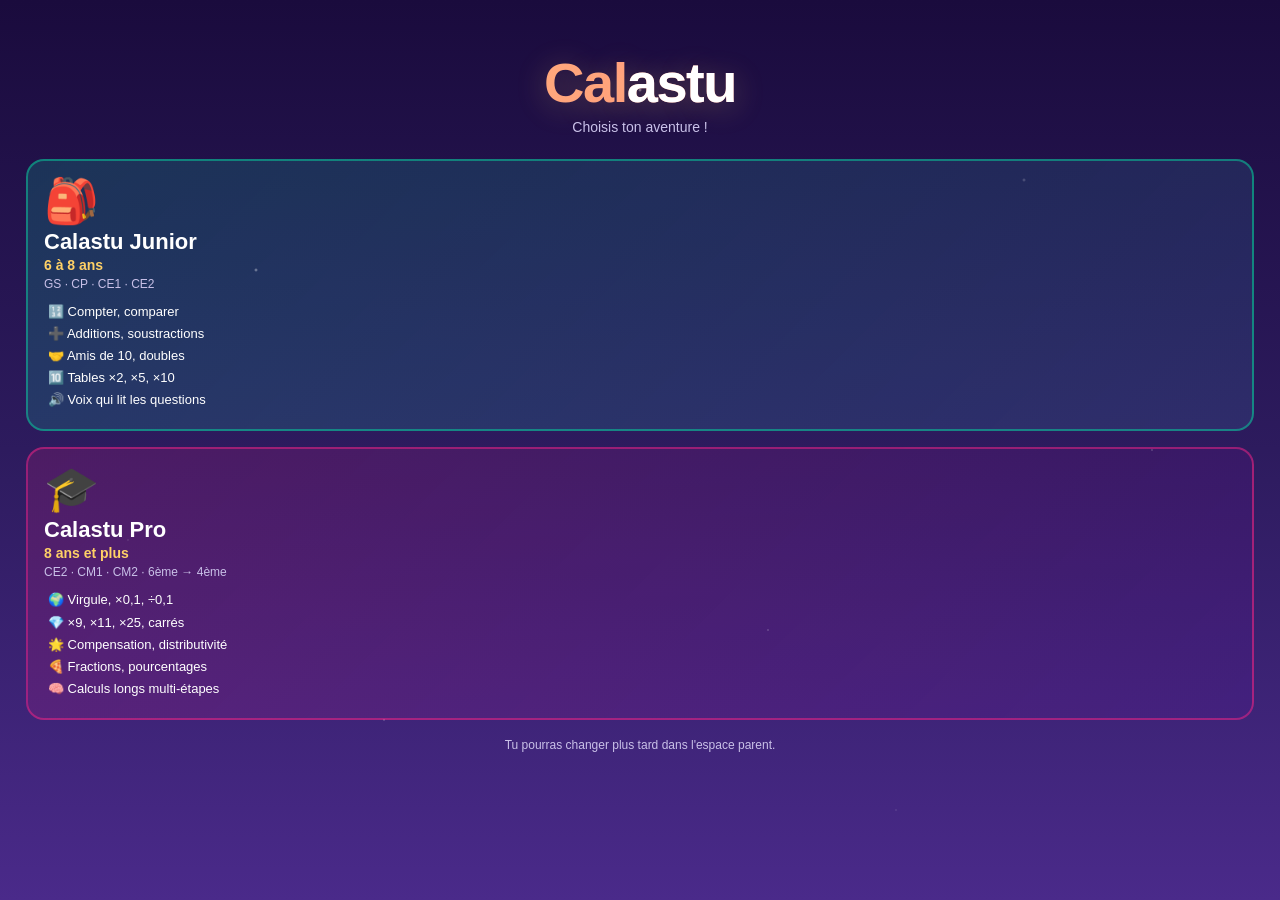
<file: index.html>
<!DOCTYPE html>
<html lang="fr">
<head>
<meta charset="UTF-8" />
<meta name="viewport" content="width=device-width, initial-scale=1.0, maximum-scale=1.0, user-scalable=no, viewport-fit=cover, interactive-widget=resizes-content" />
<meta name="format-detection" content="telephone=no" />
<meta name="HandheldFriendly" content="true" />
<meta name="theme-color" content="#1a0b3d" />
<meta name="apple-mobile-web-app-capable" content="yes" />
<meta name="apple-mobile-web-app-status-bar-style" content="black-translucent" />
<meta name="apple-mobile-web-app-title" content="Calastu" />
<meta name="mobile-web-app-capable" content="yes" />
<link rel="manifest" href="manifest.json" />
<link rel="icon" type="image/svg+xml" href="icon.svg" />
<link rel="apple-touch-icon" href="icon-192.png" />
<title>Calastu — As du Calcul</title>
<link rel="stylesheet" href="styles.css" />
<script>
  /* Mode loader : choisit Junior ou Pro avant tout chargement de l'app */
  (function() {
    var m = localStorage.getItem('calastu-mode');
    if (m !== 'junior' && m !== 'pro') m = null;
    window.CALASTU_MODE = m;
    document.documentElement.setAttribute('data-mode', m || 'select');
  })();
</script>
</head>
<body>

<!-- ============ ÉCRAN MODE SELECT (1er lancement) ============ -->
<section id="screen-mode-select" class="screen">
  <div class="bg-stars"></div>
  <header class="hero">
    <h1 class="logo">Cal<span>astu</span></h1>
    <p class="tagline">Choisis ton aventure !</p>
  </header>
  <div class="mode-grid">
    <button class="mode-card mode-card-junior" data-mode="junior">
      <div class="mode-card-emoji">🎒</div>
      <div class="mode-card-title">Calastu Junior</div>
      <div class="mode-card-age">6 à 8 ans</div>
      <div class="mode-card-classes">GS · CP · CE1 · CE2</div>
      <ul class="mode-card-features">
        <li>🔢 Compter, comparer</li>
        <li>➕ Additions, soustractions</li>
        <li>🤝 Amis de 10, doubles</li>
        <li>🔟 Tables ×2, ×5, ×10</li>
        <li>🔊 Voix qui lit les questions</li>
      </ul>
    </button>
    <button class="mode-card mode-card-pro" data-mode="pro">
      <div class="mode-card-emoji">🎓</div>
      <div class="mode-card-title">Calastu Pro</div>
      <div class="mode-card-age">8 ans et plus</div>
      <div class="mode-card-classes">CE2 · CM1 · CM2 · 6ème → 4ème</div>
      <ul class="mode-card-features">
        <li>🌍 Virgule, ×0,1, ÷0,1</li>
        <li>💎 ×9, ×11, ×25, carrés</li>
        <li>🌟 Compensation, distributivité</li>
        <li>🍕 Fractions, pourcentages</li>
        <li>🧠 Calculs longs multi-étapes</li>
      </ul>
    </button>
  </div>
  <p class="mode-foot">Tu pourras changer plus tard dans l'espace parent.</p>
</section>

<!-- ============ ÉCRAN PROFILS ============ -->
<section id="screen-profiles" class="screen active">
  <div class="bg-stars"></div>
  <header class="hero">
    <h1 class="logo">Cal<span>astu</span></h1>
    <p class="tagline">L'académie des as du calcul mental</p>
  </header>

  <div class="profiles-list" id="profilesList"></div>

  <button class="btn btn-primary" id="btnNewProfile">+ Nouveau joueur</button>
  <button class="btn btn-secondary" id="btnImport" style="margin-top:10px">📥 Importer une sauvegarde</button>
  <button class="btn btn-parent" id="btnParentMode" style="margin-top:10px">👨‍👩‍👧 Espace parent</button>

  <div class="footer-mini">
    <button class="link-mini" id="btnAbout">Comment ça marche ?</button>
  </div>
</section>

<!-- ============ ÉCRAN DUEL — choix des joueurs ============ -->
<section id="screen-duel-setup" class="screen">
  <div class="bg-stars"></div>
  <header class="topbar">
    <button class="btn-back" data-target="screen-map">←</button>
    <h2>⚔️ Duel à 2</h2>
  </header>
  <div class="duel-setup">
    <p class="duel-intro">Chacun son tour, sur le même téléphone. Le plus rapide et le plus précis gagne !</p>
    <div class="duel-players">
      <div class="duel-player">
        <h3>Joueur 1</h3>
        <select id="duelP1" class="duel-select"></select>
      </div>
      <div class="duel-vs">VS</div>
      <div class="duel-player">
        <h3>Joueur 2</h3>
        <select id="duelP2" class="duel-select"></select>
      </div>
    </div>
    <label>Nombre de manches :</label>
    <div class="duel-rounds">
      <button data-rounds="6" class="sel">6</button>
      <button data-rounds="10">10</button>
      <button data-rounds="14">14</button>
    </div>
    <label>Difficulté :</label>
    <div class="duel-diff">
      <button data-diff="easy">Facile</button>
      <button data-diff="med" class="sel">Moyen</button>
      <button data-diff="hard">Difficile</button>
    </div>
    <button class="btn btn-primary" id="btnStartDuel">⚔️ Commencer le duel !</button>
  </div>
</section>

<!-- ============ ÉCRAN DUEL — partie ============ -->
<section id="screen-duel-play" class="screen">
  <div class="duel-arena">
    <div class="duel-scoreboard">
      <div class="duel-side" id="duelSide1">
        <div class="duel-avatar" id="duelAv1"></div>
        <div class="duel-name" id="duelName1"></div>
        <div class="duel-score" id="duelScore1">0</div>
      </div>
      <div class="duel-vs-score">vs</div>
      <div class="duel-side" id="duelSide2">
        <div class="duel-avatar" id="duelAv2"></div>
        <div class="duel-name" id="duelName2"></div>
        <div class="duel-score" id="duelScore2">0</div>
      </div>
    </div>

    <div class="duel-turn-banner" id="duelTurnBanner">
      <span id="duelTurnText">À toi de jouer !</span>
    </div>

    <div class="duel-progress" id="duelProgress">Manche 1 / 6</div>

    <div class="duel-card" id="duelCard">
      <div class="ex-trick" id="duelTrick"></div>
      <div class="ex-question" id="duelQuestion"></div>
      <div class="duel-timer-wrap"><div class="duel-timer-bar" id="duelTimerBar"></div></div>
      <div class="ex-answer-zone">
        <input type="text" id="duelAnswer" inputmode="decimal" autocomplete="off" autocorrect="off" autocapitalize="off" spellcheck="false" placeholder="?" enterkeyhint="send" readonly onfocus="this.removeAttribute('readonly')" />
        <button class="btn btn-primary" id="duelSubmit">Valider</button>
      </div>
      <div class="ex-keypad" id="duelKeypad">
        <button data-key="1">1</button><button data-key="2">2</button><button data-key="3">3</button>
        <button data-key="4">4</button><button data-key="5">5</button><button data-key="6">6</button>
        <button data-key="7">7</button><button data-key="8">8</button><button data-key="9">9</button>
        <button data-key="-" class="pro-only">−</button><button data-key="0">0</button><button data-key="," class="pro-only">,</button>
        <button class="key-back" data-key="back">⌫</button>
      </div>
    </div>

    <button class="btn btn-secondary" id="duelQuit" style="margin-top:14px">Quitter le duel</button>
  </div>
</section>

<!-- ============ ÉCRAN ESPACE PARENT — code PIN ============ -->
<section id="screen-parent-pin" class="screen">
  <div class="bg-stars"></div>
  <header class="topbar">
    <button class="btn-back" data-target="screen-profiles">←</button>
    <h2>👨‍👩‍👧 Espace parent</h2>
  </header>
  <div class="form-card">
    <div style="text-align:center;font-size:60px;margin-bottom:14px">🔐</div>
    <p id="pinPrompt">Crée un code PIN à 4 chiffres pour protéger l'espace parent.</p>
    <div class="pin-input-wrap">
      <input type="password" inputmode="numeric" maxlength="4" id="pinInput" class="pin-input" autocomplete="off" autocorrect="off" autocapitalize="off" spellcheck="false" pattern="[0-9]*" />
    </div>
    <button class="btn btn-primary" id="btnPinSubmit">Valider</button>
    <button class="link-mini" id="btnPinReset" style="margin-top:8px;display:none">Oublié ? Réinitialiser</button>
  </div>
</section>

<!-- ============ ÉCRAN ESPACE PARENT — dashboard ============ -->
<section id="screen-parent-dash" class="screen">
  <div class="bg-stars"></div>
  <header class="topbar">
    <button class="btn-back" data-target="screen-profiles">←</button>
    <h2>📊 Tableau de bord</h2>
  </header>
  <div id="parentDashboard"></div>
</section>

<!-- ============ ÉCRAN BOUTIQUE ============ -->
<section id="screen-shop" class="screen">
  <div class="bg-stars"></div>
  <header class="topbar">
    <button class="btn-back" data-target="screen-map">←</button>
    <h2>🛍️ Boutique</h2>
    <div class="coins-balance" id="coinsBalance">💰 0</div>
  </header>
  <div class="shop-intro" id="shopIntro"></div>
  <div class="shop-grid" id="shopGrid"></div>
</section>

<!-- ============ ÉCRAN WRAPPED — bilan du mois ============ -->
<section id="screen-wrapped" class="screen">
  <div class="bg-stars"></div>
  <header class="topbar">
    <button class="btn-back" data-target="screen-map">←</button>
    <h2>🎁 Mon Mois</h2>
  </header>
  <div id="wrappedContent"></div>
</section>

<!-- ============ MODAL EXPORT/IMPORT ============ -->
<div class="modal" id="modalBackup">
  <div class="modal-card">
    <h2 id="backupTitle">💾 Sauvegarde</h2>
    <p id="backupIntro">Sauvegarde la progression de ce profil pour la restaurer plus tard ou sur un autre appareil.</p>

    <div id="backupExportBlock">
      <button class="btn btn-primary" id="btnDownloadBackup">⬇️ Télécharger le fichier</button>
      <p style="margin:14px 0 6px;font-size:13px;color:var(--text-soft)">Ou copie ce code :</p>
      <textarea id="backupCode" readonly style="width:100%;height:90px;padding:10px;border-radius:10px;border:1px solid var(--border);background:rgba(0,0,0,0.3);color:var(--accent);font-family:monospace;font-size:11px;resize:none"></textarea>
      <button class="btn btn-secondary" id="btnCopyCode" style="margin-top:8px">📋 Copier le code</button>
    </div>

    <div id="backupImportBlock" style="display:none">
      <button class="btn btn-primary" id="btnUploadFile">📂 Choisir un fichier .calastu</button>
      <input type="file" id="fileInput" accept=".calastu,.json,application/json" style="display:none" />
      <p style="margin:14px 0 6px;font-size:13px;color:var(--text-soft)">Ou colle un code :</p>
      <textarea id="importCode" placeholder="Colle ici le code de sauvegarde..." style="width:100%;height:90px;padding:10px;border-radius:10px;border:1px solid var(--border);background:rgba(0,0,0,0.3);color:var(--accent);font-family:monospace;font-size:11px;resize:none"></textarea>
      <button class="btn btn-secondary" id="btnPasteImport" style="margin-top:8px">✅ Importer le code</button>
    </div>

    <button class="btn btn-secondary" id="btnBackupClose" style="margin-top:14px">Fermer</button>
  </div>
</div>

<!-- ============ ÉCRAN CRÉATION PROFIL ============ -->
<section id="screen-newprofile" class="screen">
  <div class="bg-stars"></div>
  <header class="topbar">
    <button class="btn-back" data-target="screen-profiles">←</button>
    <h2>Nouveau joueur</h2>
  </header>

  <div class="form-card">
    <label>Ton prénom :</label>
    <input type="text" id="newName" maxlength="14" placeholder="Ex: Lucas" autocorrect="off" autocapitalize="words" spellcheck="false" />

    <label>Choisis ton avatar :</label>
    <div class="avatar-picker" id="avatarPicker"></div>

    <label>Ta classe :</label>
    <div class="class-picker" id="classPicker">
      <button data-class="CE2">CE2</button>
      <button data-class="CM1">CM1</button>
      <button data-class="CM2">CM2</button>
      <button data-class="6e">6ème</button>
      <button data-class="5e">5ème</button>
      <button data-class="4e">4ème</button>
    </div>

    <button class="btn btn-primary" id="btnCreateProfile">Commencer l'aventure</button>
  </div>
</section>

<!-- ============ ÉCRAN TEST DE PLACEMENT ============ -->
<section id="screen-placement" class="screen">
  <div class="bg-stars"></div>
  <header class="topbar">
    <h2>🎯 Test de placement</h2>
  </header>
  <div class="placement-intro" id="placementIntro">
    <div style="font-size:80px;text-align:center">🎯</div>
    <h3 style="text-align:center;margin:14px 0">Trouvons ton vrai niveau !</h3>
    <p style="line-height:1.6;color:var(--text-soft);margin-bottom:14px">
      <b>10 questions</b> pour évaluer non seulement si tu trouves le bon résultat,
      mais surtout si tu utilises les <b>astuces de calcul</b>.
    </p>
    <p style="line-height:1.6;color:var(--text-soft);margin-bottom:14px">
      💎 = Tu réponds vite → l'astuce est intégrée<br>
      ✅ = Tu réponds correct mais lent → tu n'as pas pris le raccourci<br>
      🐢 = Tu poses le calcul mentalement → l'astuce est à apprendre<br>
      ❌ = Faux → on te montre la méthode
    </p>
    <p style="line-height:1.6;color:var(--accent);font-weight:700">Vas le plus vite possible !</p>
    <button class="btn btn-primary" id="btnStartPlacement" style="margin-top:14px">▶️ Commencer le test</button>
    <button class="btn btn-secondary" id="btnSkipPlacement" style="margin-top:8px">Sauter (commencer du début)</button>
  </div>
  <div class="placement-running" id="placementRunning" style="display:none">
    <!-- contenu copié de l'exercice -->
    <div class="ex-progress" style="margin-bottom:14px">
      <div class="ex-progress-bar"><div class="ex-progress-fill" id="placementProgressFill"></div></div>
      <div class="ex-counter" id="placementCounter">1 / 10</div>
    </div>
    <div class="trick-zone">
      <div class="trick-zone-bar" id="placementZoneBar"></div>
      <div class="trick-zone-marker" id="placementZoneFast"></div>
      <div class="trick-zone-marker" id="placementZoneOk"></div>
    </div>
    <div class="exercise-card">
      <div class="ex-trick" id="placementTrick"></div>
      <div class="ex-question" id="placementQuestion"></div>
      <div class="ex-answer-zone">
        <input type="text" id="placementAnswer" inputmode="decimal" autocomplete="off" autocorrect="off" autocapitalize="off" spellcheck="false" placeholder="?" enterkeyhint="send" readonly onfocus="this.removeAttribute('readonly')" />
        <button class="btn btn-primary" id="placementSubmit">Valider</button>
      </div>
      <div class="ex-keypad" id="placementKeypad">
        <button data-key="1">1</button><button data-key="2">2</button><button data-key="3">3</button>
        <button data-key="4">4</button><button data-key="5">5</button><button data-key="6">6</button>
        <button data-key="7">7</button><button data-key="8">8</button><button data-key="9">9</button>
        <button data-key="-" class="pro-only">−</button><button data-key="0">0</button><button data-key="," class="pro-only">,</button>
        <button class="key-back" data-key="back">⌫</button>
      </div>
    </div>
  </div>
  <div class="placement-result" id="placementResult" style="display:none"></div>
</section>

<!-- ============ ÉCRAN CARTE DES MONDES ============ -->
<section id="screen-map" class="screen">
  <div class="bg-stars"></div>
  <header class="topbar">
    <button class="btn-back" data-target="screen-profiles">←</button>
    <div class="player-info">
      <span class="player-avatar" id="playerAvatar"></span>
      <div>
        <div class="player-name" id="playerName"></div>
        <div class="player-level">
          <span class="lvl">Niv. <b id="playerLevel">1</b></span>
          <div class="xp-bar"><div class="xp-fill" id="xpFill"></div></div>
          <span class="xp-text" id="xpText">0 / 100 XP</span>
        </div>
      </div>
    </div>
    <button class="btn-icon junior-only" id="btnVoice" title="Voix : on/off">🔊</button>
    <button class="btn-icon" id="btnFullscreen" title="Plein écran">🔳</button>
    <button class="btn-icon" id="btnShop" title="Boutique">🛍️</button>
    <button class="btn-icon" id="btnExport" title="Sauvegarder">💾</button>
    <button class="btn-icon" id="btnTrophies" title="Trophées">🏆</button>
  </header>

  <div class="daily-streak-card" id="dailyStreakCard">
    <div class="flame">🔥</div>
    <div class="streak-info">
      <b id="streakDays">0 jour</b>
      <span id="streakSubtitle">Joue chaque jour pour grimper !</span>
    </div>
  </div>

  <!-- Bouton magique "Continuer" : lance la meilleure activité du moment -->
  <button class="btn-continue" id="btnContinue">
    <div class="continue-icon" id="continueIcon">▶️</div>
    <div class="continue-text">
      <div class="continue-action" id="continueAction">Commencer l'aventure</div>
      <div class="continue-hint" id="continueHint">Le coach Calastu te guide</div>
    </div>
    <div class="continue-arrow">→</div>
  </button>

  <!-- Plan du jour (checklist guidée) -->
  <div class="day-plan" id="dayPlan">
    <div class="day-plan-header">
      <span>📋 Ton plan du jour</span>
      <span class="day-plan-progress" id="dayPlanProgress">0/3</span>
    </div>
    <div class="day-plan-list" id="dayPlanList"></div>
  </div>

  <!-- Avertissement révision obligatoire -->
  <div class="review-block" id="reviewBlock" style="display:none">
    <div class="review-block-icon">🔒</div>
    <div class="review-block-text">
      <b>Révision d'abord !</b>
      <span id="reviewBlockMsg">Tu as <b>5</b> astuces à réviser. Fais-les avant de continuer — c'est ce qui rend les méthodes solides !</span>
    </div>
    <button class="btn btn-primary" id="btnDoReview">🔁 Réviser maintenant</button>
  </div>

  <div class="game-modes">
    <button class="mode-btn" data-mode="daily">
      <div class="mode-icon">⚡</div>
      <div class="mode-text">
        <b>Défi du jour</b>
        <span>10 exos chrono · Bonus XP</span>
      </div>
    </button>
    <button class="mode-btn" data-mode="survival">
      <div class="mode-icon">💀</div>
      <div class="mode-text">
        <b>Mode Survie</b>
        <span>3 vies. Combien tu tiens ?</span>
      </div>
    </button>
    <button class="mode-btn mode-review" data-mode="review">
      <div class="mode-icon">🔁</div>
      <div class="mode-text">
        <b>Révision Intelligente</b>
        <span id="reviewBadge">Re-vois ce qui s'efface</span>
      </div>
    </button>
    <button class="mode-btn mode-weak" data-mode="weak">
      <div class="mode-icon">🎯</div>
      <div class="mode-text">
        <b>Mes Faiblesses</b>
        <span id="weakBadge">Points à muscler</span>
      </div>
    </button>
    <button class="mode-btn mode-duel" data-mode="duel">
      <div class="mode-icon">⚔️</div>
      <div class="mode-text">
        <b>Duel à 2</b>
        <span>Affronte un frère, une sœur, un copain !</span>
      </div>
    </button>
    <button class="mode-btn mode-wrapped" data-mode="wrapped">
      <div class="mode-icon">🎁</div>
      <div class="mode-text">
        <b>Mon Mois</b>
        <span>Ton bilan à partager</span>
      </div>
    </button>
  </div>

  <!-- Tournoi familial (visible uniquement si plusieurs profils) -->
  <div class="tournament-card" id="tournamentCard" style="display:none">
    <div class="tournament-header">
      <span>🏆 Tournoi de la semaine</span>
      <span class="tournament-week" id="tournamentWeek"></span>
    </div>
    <div class="tournament-list" id="tournamentList"></div>
    <div class="tournament-last" id="tournamentLast" style="display:none"></div>
  </div>

  <h3 class="section-title">🗺️ Les Mondes</h3>
  <div class="worlds-grid" id="worldsGrid"></div>
</section>

<!-- ============ ÉCRAN MONDE (sous-niveaux) ============ -->
<section id="screen-world" class="screen">
  <div class="bg-stars"></div>
  <header class="topbar">
    <button class="btn-back" data-target="screen-map">←</button>
    <h2 id="worldTitle"></h2>
  </header>

  <div class="world-header">
    <div class="world-emoji" id="worldEmoji"></div>
    <p id="worldDescription"></p>
  </div>

  <button class="btn btn-secondary btn-lesson" id="btnLesson">📖 Voir la leçon</button>

  <h3 class="section-title">Niveaux</h3>
  <div class="stages-list" id="stagesList"></div>

  <button class="btn btn-challenge" id="btnChallenge" style="display:none">⏱️ Challenge Chrono</button>
  <button class="btn btn-boss" id="btnBoss">👑 Boss du Monde</button>
</section>

<!-- ============ ÉCRAN LEÇON ============ -->
<section id="screen-lesson" class="screen">
  <header class="topbar">
    <button class="btn-back" data-target="screen-world">←</button>
    <h2>📖 Leçon</h2>
  </header>
  <div class="lesson-content" id="lessonContent"></div>
  <button class="btn btn-primary" id="btnLessonDone">J'ai compris, à moi !</button>
</section>

<!-- ============ ÉCRAN EXERCICE ============ -->
<section id="screen-exercise" class="screen">
  <header class="topbar exercise-topbar">
    <button class="btn-back" id="btnQuitExercise">✕</button>
    <div class="ex-progress">
      <div class="ex-progress-bar"><div class="ex-progress-fill" id="exProgressFill"></div></div>
      <div class="ex-counter" id="exCounter">1 / 10</div>
    </div>
    <button class="btn-icon btn-icon-voice junior-only" id="btnVoiceEx" title="Réécouter">🔊</button>
    <div class="ex-stats">
      <span class="ex-streak" id="exStreak">🔥 0</span>
      <span class="ex-lives" id="exLives"></span>
    </div>
  </header>

  <div class="ex-timer-wrap" id="exTimerWrap">
    <div class="ex-timer-bar" id="exTimerBar"></div>
  </div>

  <!-- Barre "zone d'astuce" : verte → jaune → rouge selon le temps -->
  <div class="trick-zone" id="trickZone">
    <div class="trick-zone-bar" id="trickZoneBar"></div>
    <div class="trick-zone-marker" id="trickZoneMarkerFast" style="left:0%"></div>
    <div class="trick-zone-marker" id="trickZoneMarkerOk" style="left:0%"></div>
  </div>

  <div class="exercise-card" id="exerciseCard">
    <div class="ex-trick" id="exTrick"></div>
    <div class="ex-question" id="exQuestion"></div>

    <div class="ex-answer-zone">
      <input type="text" id="exAnswer" inputmode="decimal" autocomplete="off" autocorrect="off" autocapitalize="off" spellcheck="false" placeholder="?" enterkeyhint="send" readonly onfocus="this.removeAttribute('readonly')" />
      <button class="btn btn-primary" id="btnSubmit">Valider</button>
    </div>

    <div class="ex-keypad" id="exKeypad">
      <button data-key="1">1</button>
      <button data-key="2">2</button>
      <button data-key="3">3</button>
      <button data-key="4">4</button>
      <button data-key="5">5</button>
      <button data-key="6">6</button>
      <button data-key="7">7</button>
      <button data-key="8">8</button>
      <button data-key="9">9</button>
      <button data-key="-" class="pro-only">−</button>
      <button data-key="0">0</button>
      <button data-key="," class="pro-only">,</button>
      <button data-key="/" id="exKeyFrac" class="pro-only" style="display:none">⁄</button>
      <button class="key-back" data-key="back">⌫</button>
    </div>
  </div>

  <!-- overlay feedback -->
  <div class="feedback-overlay" id="feedback">
    <div class="feedback-card" id="feedbackCard">
      <div class="feedback-icon" id="feedbackIcon"></div>
      <div class="feedback-title" id="feedbackTitle"></div>
      <div class="feedback-equation" id="feedbackEq"></div>
      <div class="feedback-explanation" id="feedbackExpl"></div>
      <button class="btn btn-primary" id="btnNext">Suivant →</button>
    </div>
  </div>
</section>

<!-- ============ ÉCRAN RÉSULTATS ============ -->
<section id="screen-results" class="screen">
  <div class="bg-stars"></div>
  <div class="results-card">
    <div class="results-emoji" id="resultsEmoji">🎉</div>
    <h2 id="resultsTitle">Bien joué !</h2>
    <div class="results-stats">
      <div class="stat"><b id="resScore">0</b><span>Score</span></div>
      <div class="stat"><b id="resXP">+0</b><span>XP</span></div>
      <div class="stat"><b id="resBest">0</b><span>Meilleur</span></div>
    </div>
    <div class="results-stars" id="resStars"></div>
    <div class="results-tricks" id="resTricks"></div>
    <div class="results-badges" id="resBadges"></div>
    <div class="results-actions">
      <button class="btn btn-secondary" id="btnReplay">Rejouer</button>
      <button class="btn btn-primary" id="btnReturn">Continuer</button>
    </div>
  </div>
</section>

<!-- ============ ÉCRAN TROPHÉES ============ -->
<section id="screen-trophies" class="screen">
  <header class="topbar">
    <button class="btn-back" data-target="screen-map">←</button>
    <h2>🏆 Trophées</h2>
  </header>
  <div class="trophy-grid" id="trophyGrid"></div>
</section>

<!-- ============ MODAL "À PROPOS" ============ -->
<div class="modal" id="modalAbout">
  <div class="modal-card">
    <h2>Bienvenue dans Calastu !</h2>
    <p>Calastu est un jeu pour devenir <b>champion du calcul mental</b>. On y apprend toutes les astuces des matheux : déplacer la virgule, décomposer, compenser, distribuer...</p>
    <p>🎯 <b>9 mondes</b> à conquérir, chacun avec sa leçon, ses niveaux et son boss.</p>
    <p>⚡ <b>Défi du jour</b> et <b>mode Survie</b> pour s'entraîner vite.</p>
    <p>📖 À <b>chaque exercice</b> (juste OU faux), la <b>méthode est expliquée pas à pas</b>. C'est ça qui te fait progresser !</p>
    <p>⏱️ Quand tu maîtrises un niveau (3★), le <b>Challenge Chrono</b> se débloque : combien de bonnes réponses en 60s ?</p>
    <p>🏆 Gagne des XP, monte de niveau, débloque des trophées !</p>
    <button class="btn btn-primary" id="btnAboutClose">C'est parti !</button>
  </div>
</div>

<!-- ============ LEVEL UP OVERLAY ============ -->
<div class="levelup-overlay" id="levelupOverlay">
  <div class="levelup-card">
    <div class="lu-label">Niveau</div>
    <div class="lu-num" id="luNum">2</div>
    <div class="lu-rank">
      <span class="lu-rank-emoji" id="luRankEmoji">🌱</span>
      <div id="luRankName">Apprenti</div>
    </div>
  </div>
</div>

<!-- ============ MODAL CONFIRM ============ -->
<div class="modal" id="modalConfirm">
  <div class="modal-card">
    <h3 id="confirmTitle">Quitter ?</h3>
    <p id="confirmText">Tu vas perdre ta progression dans ce niveau.</p>
    <div class="modal-actions">
      <button class="btn btn-secondary" id="btnConfirmCancel">Non</button>
      <button class="btn btn-danger" id="btnConfirmOk">Oui</button>
    </div>
  </div>
</div>

<!-- Overlay rotation paysage -->
<div class="rotate-overlay" id="rotateOverlay">
  <div class="rotate-icon">📱</div>
  <h2>Tourne ton téléphone</h2>
  <p>Calastu fonctionne mieux en mode <b>portrait</b>.</p>
</div>

<!-- Bandeau "nouvelle version disponible" -->
<div class="update-banner" id="updateBanner">
  <span>✨ Une nouvelle version est disponible !</span>
  <button id="btnUpdate">Mettre à jour</button>
</div>

<!-- Indicateur hors ligne -->
<div class="offline-indicator" id="offlineIndicator">📵 Hors ligne — la progression est sauvée localement</div>

<script>
  /* Charge le bon jeu d'exercices selon le mode (junior/pro/null = pro par défaut) */
  document.write('<scr' + 'ipt src="exercises-' + (window.CALASTU_MODE === 'junior' ? 'junior' : 'pro') + '.js"></scr' + 'ipt>');
</script>
<script src="app.js"></script>
<script>
// Service worker + détection de nouvelle version
if ('serviceWorker' in navigator) {
  window.addEventListener('load', () => {
    navigator.serviceWorker.register('sw.js').then(reg => {
      // Vérifie une mise à jour à chaque chargement
      reg.update().catch(()=>{});
      reg.addEventListener('updatefound', () => {
        const nw = reg.installing;
        if (!nw) return;
        nw.addEventListener('statechange', () => {
          if (nw.state === 'installed' && navigator.serviceWorker.controller) {
            // Une nouvelle version attend
            const banner = document.getElementById('updateBanner');
            banner.classList.add('show');
            document.getElementById('btnUpdate').onclick = () => {
              nw.postMessage({ type: 'SKIP_WAITING' });
              setTimeout(() => location.reload(), 200);
            };
          }
        });
      });
    }).catch(()=>{});
    // Si le contrôleur change, on recharge automatiquement
    let refreshing = false;
    navigator.serviceWorker.addEventListener('controllerchange', () => {
      if (refreshing) return;
      refreshing = true;
      location.reload();
    });
  });
}

// Empêche le double-tap zoom sur les zones de jeu (iOS Safari)
let lastTouch = 0;
document.addEventListener('touchend', (e) => {
  const now = Date.now();
  if (now - lastTouch <= 350 && (e.target.closest('.ex-keypad') || e.target.closest('.btn') || e.target.closest('.mode-btn') || e.target.closest('button'))) {
    e.preventDefault();
  }
  lastTouch = now;
}, { passive: false });

// Empêche le pinch-zoom (sécurité — déjà bloqué par viewport)
document.addEventListener('gesturestart', (e) => e.preventDefault());

// Indicateur hors ligne
function updateOfflineIndicator() {
  const el = document.getElementById('offlineIndicator');
  if (!el) return;
  el.classList.toggle('show', !navigator.onLine);
}
window.addEventListener('online', updateOfflineIndicator);
window.addEventListener('offline', updateOfflineIndicator);
updateOfflineIndicator();

// Détecte l'orientation paysage UNIQUEMENT sur les vrais smartphones en mode paysage,
// jamais sur tablette/desktop, et jamais quand le clavier OS rétrécit la hauteur.
function checkOrientation() {
  const overlay = document.getElementById('rotateOverlay');
  if (!overlay) return;

  // 1. Si l'API screen.orientation est dispo, on s'en sert (fiable)
  let isLandscapeOrient = false;
  if (screen.orientation && screen.orientation.type) {
    isLandscapeOrient = screen.orientation.type.startsWith('landscape');
  } else if (typeof window.orientation === 'number') {
    // iOS Safari : 0/180 = portrait, 90/-90 = paysage
    isLandscapeOrient = Math.abs(window.orientation) === 90;
  } else {
    // Fallback : on compare les dimensions de l'écran physique
    isLandscapeOrient = screen.width > screen.height;
  }

  // 2. Active l'overlay UNIQUEMENT si :
  //    - vraiment en paysage selon l'API
  //    - écran physique étroit (smartphone, < 900px côté court)
  //    - pas une tablette/desktop
  const shortSide = Math.min(screen.width, screen.height);
  const isPhone = shortSide < 600;
  overlay.classList.toggle('show', isLandscapeOrient && isPhone);
}
window.addEventListener('resize', checkOrientation);
window.addEventListener('orientationchange', checkOrientation);
if (screen.orientation && screen.orientation.addEventListener) {
  screen.orientation.addEventListener('change', checkOrientation);
}
checkOrientation();
</script>
</body>
</html>
</file>
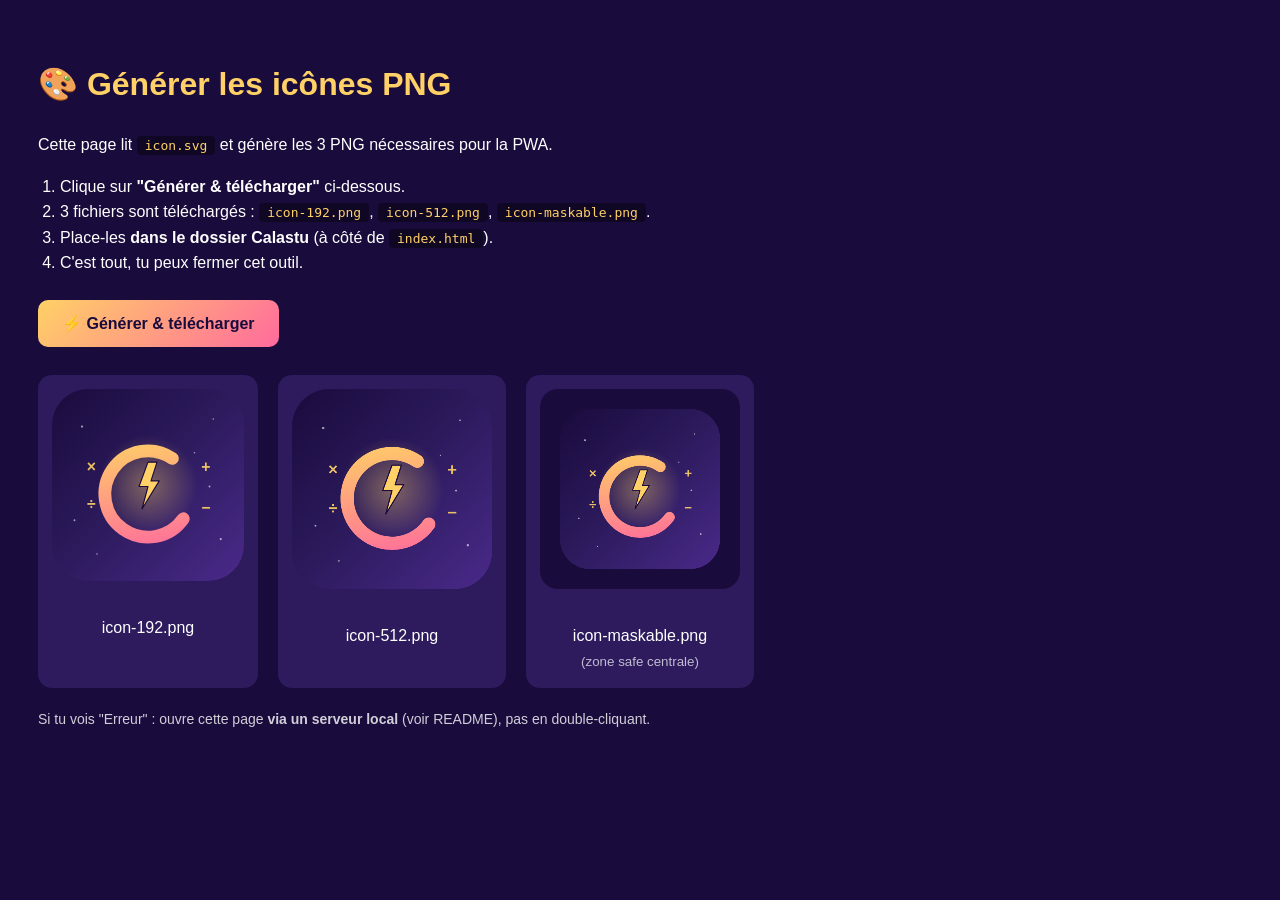
<file: gen-icons.html>
<!DOCTYPE html>
<html lang="fr">
<head>
<meta charset="UTF-8" />
<title>Calastu — Générer les icônes</title>
<style>
  body { font-family: -apple-system, sans-serif; padding: 30px; background: #1a0b3d; color: #fff; line-height: 1.6; }
  h1 { color: #ffd166; }
  .preview { display: flex; gap: 20px; flex-wrap: wrap; margin: 20px 0; }
  .preview > div { background: #2d1b5e; padding: 14px; border-radius: 14px; text-align: center; }
  canvas { border-radius: 18px; display: block; margin-bottom: 8px; }
  button { background: linear-gradient(135deg,#ffd166,#ff6b9d); color: #1a0b3d; border: 0; padding: 14px 24px; border-radius: 10px; font-weight: 800; font-size: 16px; cursor: pointer; margin: 8px 8px 8px 0; }
  ol { padding-left: 22px; }
  code { background: rgba(0,0,0,0.4); padding: 2px 8px; border-radius: 4px; color: #ffd166; }
</style>
</head>
<body>

<h1>🎨 Générer les icônes PNG</h1>
<p>Cette page lit <code>icon.svg</code> et génère les 3 PNG nécessaires pour la PWA.</p>

<ol>
  <li>Clique sur <b>"Générer & télécharger"</b> ci-dessous.</li>
  <li>3 fichiers sont téléchargés : <code>icon-192.png</code>, <code>icon-512.png</code>, <code>icon-maskable.png</code>.</li>
  <li>Place-les <b>dans le dossier Calastu</b> (à côté de <code>index.html</code>).</li>
  <li>C'est tout, tu peux fermer cet outil.</li>
</ol>

<button id="btnGen">⚡ Générer & télécharger</button>

<div class="preview">
  <div><canvas id="c192" width="192" height="192"></canvas><br>icon-192.png</div>
  <div><canvas id="c512" width="512" height="512" style="width:200px;height:200px"></canvas><br>icon-512.png</div>
  <div><canvas id="cmask" width="512" height="512" style="width:200px;height:200px"></canvas><br>icon-maskable.png<br><small style="opacity:0.7">(zone safe centrale)</small></div>
</div>

<p style="margin-top: 20px; opacity: 0.8; font-size: 14px;">
  Si tu vois "Erreur" : ouvre cette page <b>via un serveur local</b> (voir README), pas en double-cliquant.
</p>

<script>
async function loadSVG() {
  const res = await fetch('icon.svg');
  if (!res.ok) throw new Error('Impossible de charger icon.svg (utilise un serveur local)');
  return await res.text();
}

function drawSVGtoCanvas(svgText, canvas, scale = 1) {
  return new Promise((resolve, reject) => {
    const blob = new Blob([svgText], { type: 'image/svg+xml' });
    const url = URL.createObjectURL(blob);
    const img = new Image();
    img.onload = () => {
      const ctx = canvas.getContext('2d');
      ctx.clearRect(0, 0, canvas.width, canvas.height);
      ctx.drawImage(img, 0, 0, canvas.width, canvas.height);
      URL.revokeObjectURL(url);
      resolve();
    };
    img.onerror = (e) => { URL.revokeObjectURL(url); reject(e); };
    img.src = url;
  });
}

function downloadCanvas(canvas, filename) {
  canvas.toBlob(blob => {
    const a = document.createElement('a');
    a.href = URL.createObjectURL(blob);
    a.download = filename;
    a.click();
    setTimeout(() => URL.revokeObjectURL(a.href), 1000);
  }, 'image/png');
}

document.getElementById('btnGen').addEventListener('click', async () => {
  try {
    const svg = await loadSVG();
    const c192 = document.getElementById('c192');
    const c512 = document.getElementById('c512');
    const cmask = document.getElementById('cmask');

    await drawSVGtoCanvas(svg, c192);
    await drawSVGtoCanvas(svg, c512);

    // Maskable : zone safe au centre (80% de l'icône, fond plein bord à bord)
    const mctx = cmask.getContext('2d');
    mctx.fillStyle = '#1a0b3d';
    mctx.fillRect(0, 0, 512, 512);
    const imgBlob = new Blob([svg], { type: 'image/svg+xml' });
    const url = URL.createObjectURL(imgBlob);
    const img = new Image();
    await new Promise((res, rej) => {
      img.onload = res; img.onerror = rej; img.src = url;
    });
    // dessine 80% au centre
    const safe = 410;
    const off = (512 - safe) / 2;
    mctx.drawImage(img, off, off, safe, safe);
    URL.revokeObjectURL(url);

    downloadCanvas(c192, 'icon-192.png');
    setTimeout(() => downloadCanvas(c512, 'icon-512.png'), 250);
    setTimeout(() => downloadCanvas(cmask, 'icon-maskable.png'), 500);
  } catch (e) {
    alert('Erreur : ' + e.message);
  }
});

// Aperçu auto
(async () => {
  try {
    const svg = await loadSVG();
    await drawSVGtoCanvas(svg, document.getElementById('c192'));
    await drawSVGtoCanvas(svg, document.getElementById('c512'));
    const cmask = document.getElementById('cmask');
    const mctx = cmask.getContext('2d');
    mctx.fillStyle = '#1a0b3d';
    mctx.fillRect(0, 0, 512, 512);
    const imgBlob = new Blob([svg], { type: 'image/svg+xml' });
    const url = URL.createObjectURL(imgBlob);
    const img = new Image();
    await new Promise((res) => { img.onload = res; img.src = url; });
    const safe = 410;
    const off = (512 - safe) / 2;
    mctx.drawImage(img, off, off, safe, safe);
    URL.revokeObjectURL(url);
  } catch(e) {
    document.querySelectorAll('canvas').forEach(c => {
      const ctx = c.getContext('2d');
      ctx.fillStyle = '#444'; ctx.fillRect(0,0,c.width,c.height);
      ctx.fillStyle = '#fff'; ctx.font = '20px sans-serif'; ctx.textAlign = 'center';
      ctx.fillText('Lance via serveur', c.width/2, c.height/2);
    });
  }
})();
</script>
</body>
</html>
</file>
<file: styles.css>
/* ====================  CALASTU — Styles  ==================== */

* { box-sizing: border-box; margin: 0; padding: 0; -webkit-tap-highlight-color: transparent; }

:root {
  --bg-1: #1a0b3d;
  --bg-2: #2d1b5e;
  --bg-3: #4a2a8a;
  --accent: #ffd166;
  --accent-2: #ff6b9d;
  --good: #06d6a0;
  --bad: #ef476f;
  --info: #4cc9f0;
  --purple: #b794f4;
  --text: #fff;
  --text-soft: #c9c1e8;
  --card: rgba(255,255,255,0.08);
  --card-strong: rgba(255,255,255,0.14);
  --border: rgba(255,255,255,0.16);
  --shadow: 0 10px 30px rgba(0,0,0,0.35);
  --radius: 18px;
  --font: -apple-system, BlinkMacSystemFont, "Segoe UI", Roboto, "Helvetica Neue", Arial, sans-serif;
}

html, body {
  height: 100%;
  background: linear-gradient(180deg, var(--bg-1) 0%, var(--bg-2) 50%, var(--bg-3) 100%);
  background-attachment: fixed;
  color: var(--text);
  font-family: var(--font);
  font-size: 16px;
  overflow-x: hidden;
  overscroll-behavior: none;
  -webkit-text-size-adjust: 100%;
  text-size-adjust: 100%;
  touch-action: manipulation;
  -webkit-user-select: none;
  user-select: none;
}
/* Permet la sélection sur les explications et inputs uniquement */
input, textarea, .feedback-explanation, .lesson-content {
  -webkit-user-select: auto;
  user-select: auto;
}

body {
  min-height: 100vh;
  min-height: 100dvh;
  padding: env(safe-area-inset-top) env(safe-area-inset-right) env(safe-area-inset-bottom) env(safe-area-inset-left);
}

button { font-family: inherit; cursor: pointer; border: none; background: none; color: inherit; }
input { font-family: inherit; }

/* ===== Étoiles d'arrière-plan ===== */
.bg-stars {
  position: fixed; inset: 0;
  pointer-events: none;
  background-image:
    radial-gradient(2px 2px at 20% 30%, #fff, transparent),
    radial-gradient(1px 1px at 60% 70%, #fff, transparent),
    radial-gradient(2px 2px at 80% 20%, #fff8, transparent),
    radial-gradient(1px 1px at 30% 80%, #fff, transparent),
    radial-gradient(1.5px 1.5px at 90% 50%, #fff8, transparent),
    radial-gradient(1px 1px at 10% 60%, #fff8, transparent),
    radial-gradient(2px 2px at 50% 10%, #fff, transparent),
    radial-gradient(1px 1px at 70% 90%, #fff8, transparent);
  background-size: 100% 100%;
  opacity: 0.5;
  z-index: 0;
}

/* ===== Écrans ===== */
.screen {
  display: none;
  position: relative;
  min-height: 100vh;
  min-height: 100dvh;
  z-index: 1;
  padding: 20px 18px 40px;
  animation: fadeIn 0.3s ease;
}
.screen.active { display: block; }
@keyframes fadeIn {
  from { opacity: 0; transform: translateY(8px); }
  to { opacity: 1; transform: translateY(0); }
}

/* ===== Hero / Logo ===== */
.hero {
  text-align: center;
  padding: 30px 0 24px;
  position: relative;
  z-index: 1;
}
.logo {
  font-size: 56px;
  font-weight: 900;
  letter-spacing: -1.5px;
  background: linear-gradient(135deg, var(--accent) 0%, var(--accent-2) 100%);
  -webkit-background-clip: text;
  background-clip: text;
  color: transparent;
  text-shadow: 0 4px 30px rgba(255, 209, 102, 0.3);
}
.logo span { color: #fff; -webkit-text-fill-color: #fff; }
.tagline { color: var(--text-soft); margin-top: 4px; font-size: 14px; }

/* ===== Topbar ===== */
.topbar {
  display: flex;
  align-items: center;
  gap: 12px;
  margin-bottom: 18px;
  position: relative;
  z-index: 1;
}
.topbar h2 { font-size: 20px; font-weight: 700; flex: 1; }
.btn-back {
  width: 40px; height: 40px;
  border-radius: 50%;
  background: var(--card);
  font-size: 20px;
  display: flex; align-items: center; justify-content: center;
  transition: transform 0.15s;
}
.btn-back:active { transform: scale(0.92); }
.btn-icon {
  width: 40px; height: 40px;
  border-radius: 50%;
  background: var(--card);
  font-size: 20px;
}

/* ===== Player Info bar ===== */
.player-info {
  flex: 1;
  display: flex; align-items: center; gap: 10px;
  background: var(--card);
  padding: 8px 12px;
  border-radius: 14px;
}
.player-avatar { font-size: 28px; }
.player-name { font-weight: 700; font-size: 14px; }
.player-level { display: flex; align-items: center; gap: 8px; font-size: 11px; color: var(--text-soft); }
.player-level .lvl { white-space: nowrap; }
.xp-bar {
  flex: 1; height: 6px;
  background: rgba(0,0,0,0.3);
  border-radius: 3px;
  overflow: hidden;
  min-width: 60px;
}
.xp-fill {
  height: 100%;
  background: linear-gradient(90deg, var(--accent) 0%, var(--accent-2) 100%);
  width: 0;
  transition: width 0.5s;
}
.xp-text { white-space: nowrap; font-size: 10px; }

/* ===== Profils list ===== */
.profiles-list {
  display: flex;
  flex-direction: column;
  gap: 12px;
  margin: 24px 0 20px;
  position: relative; z-index: 1;
}
.profile-item {
  display: flex; align-items: center; gap: 14px;
  background: var(--card);
  padding: 14px 16px;
  border-radius: var(--radius);
  border: 1px solid var(--border);
  transition: transform 0.15s, background 0.15s;
  cursor: pointer;
  position: relative;
}
.profile-item:active { transform: scale(0.98); background: var(--card-strong); }
.profile-item .av { font-size: 36px; }
.profile-item .info { flex: 1; }
.profile-item .info b { display: block; font-size: 17px; }
.profile-item .info span { font-size: 12px; color: var(--text-soft); }
.profile-item .del {
  width: 32px; height: 32px;
  border-radius: 50%;
  background: rgba(239, 71, 111, 0.15);
  color: var(--bad);
  font-size: 14px;
}

/* ===== Buttons ===== */
.btn {
  display: block;
  width: 100%;
  padding: 16px 20px;
  border-radius: 14px;
  font-size: 16px;
  font-weight: 700;
  text-align: center;
  transition: transform 0.12s, box-shadow 0.12s, opacity 0.15s;
  position: relative;
  overflow: hidden;
}
.btn:active { transform: scale(0.97); }
.btn:disabled { opacity: 0.4; pointer-events: none; }
.btn-primary {
  background: linear-gradient(135deg, var(--accent) 0%, var(--accent-2) 100%);
  color: #1a0b3d;
  box-shadow: 0 6px 24px rgba(255, 107, 157, 0.35);
}
.btn-secondary {
  background: var(--card-strong);
  color: var(--text);
  border: 1px solid var(--border);
}
.btn-danger {
  background: var(--bad);
  color: #fff;
}
.btn-boss {
  background: linear-gradient(135deg, #ff6b9d 0%, #c238b3 100%);
  color: #fff;
  margin-top: 16px;
  box-shadow: 0 6px 24px rgba(194, 56, 179, 0.4);
}
.btn-challenge {
  background: linear-gradient(135deg, #4cc9f0 0%, #7209b7 100%);
  color: #fff;
  margin-top: 14px;
  box-shadow: 0 6px 24px rgba(76, 201, 240, 0.35);
  position: relative;
}
.btn-challenge::after {
  content: "🔥";
  position: absolute;
  top: -8px; right: -4px;
  font-size: 24px;
  filter: drop-shadow(0 2px 6px rgba(0,0,0,0.5));
}
.stage-item .badge-master {
  background: linear-gradient(135deg, #ffd166, #ff6b9d);
  color: #1a0b3d;
  font-size: 9px;
  font-weight: 800;
  padding: 2px 6px;
  border-radius: 8px;
  margin-left: 4px;
  letter-spacing: 0.5px;
}
.stage-item .chrono-mini {
  background: rgba(76, 201, 240, 0.2);
  border: 1px solid rgba(76, 201, 240, 0.5);
  color: #4cc9f0;
  border-radius: 50%;
  width: 28px; height: 28px;
  display: flex; align-items: center; justify-content: center;
  font-size: 14px;
  margin-left: 4px;
  cursor: pointer;
  transition: transform 0.12s;
}
.stage-item .chrono-mini:active { transform: scale(0.9); }
.stage-item .chrono-mini.locked { opacity: 0.3; pointer-events: none; }

/* Bandeau d'apprentissage en haut de la carte de feedback */
.feedback-card.good .feedback-explanation::before,
.feedback-card.bad .feedback-explanation::before {
  content: "📖 La méthode";
  display: block;
  font-size: 11px;
  font-weight: 800;
  text-transform: uppercase;
  letter-spacing: 1.2px;
  color: var(--info);
  margin-bottom: 8px;
}
.btn-lesson { margin-bottom: 18px; }

.link-mini {
  color: var(--text-soft);
  text-decoration: underline;
  font-size: 13px;
  padding: 8px;
}
.footer-mini {
  text-align: center; margin-top: 30px;
  position: relative; z-index: 1;
}

/* ===== Form card ===== */
.form-card {
  background: var(--card);
  padding: 20px;
  border-radius: var(--radius);
  border: 1px solid var(--border);
  position: relative; z-index: 1;
}
.form-card label {
  display: block;
  margin: 14px 0 8px;
  font-size: 13px;
  font-weight: 600;
  color: var(--text-soft);
}
.form-card label:first-child { margin-top: 0; }
.form-card input[type=text] {
  width: 100%;
  padding: 14px 16px;
  border-radius: 12px;
  border: 1px solid var(--border);
  background: rgba(0,0,0,0.25);
  color: var(--text);
  font-size: 16px;
}
.form-card input[type=text]:focus { outline: 2px solid var(--accent); }

.avatar-picker {
  display: grid;
  grid-template-columns: repeat(6, 1fr);
  gap: 8px;
}
.avatar-picker button {
  aspect-ratio: 1;
  border-radius: 12px;
  background: var(--card);
  font-size: 26px;
  border: 2px solid transparent;
  transition: transform 0.12s;
}
.avatar-picker button:active { transform: scale(0.92); }
.avatar-picker button.sel { border-color: var(--accent); background: rgba(255, 209, 102, 0.15); }

.class-picker {
  display: grid; grid-template-columns: repeat(3, 1fr); gap: 8px;
}
.class-picker button {
  padding: 12px 6px;
  border-radius: 12px;
  background: var(--card);
  color: var(--text);
  font-weight: 700;
  border: 2px solid transparent;
  transition: transform 0.12s;
  font-size: 14px;
}
.class-picker button:active { transform: scale(0.95); }
.class-picker button.sel { border-color: var(--accent); background: rgba(255, 209, 102, 0.15); }

#btnCreateProfile { margin-top: 22px; }

/* ===== Bouton "Continuer" magique ===== */
.btn-continue {
  display: flex;
  align-items: center;
  gap: 14px;
  width: 100%;
  padding: 18px 18px;
  border-radius: var(--radius);
  background: linear-gradient(135deg, var(--accent) 0%, var(--accent-2) 100%);
  color: #1a0b3d;
  margin-bottom: 14px;
  position: relative; z-index: 1;
  box-shadow: 0 8px 28px rgba(255, 107, 157, 0.4);
  transition: transform 0.12s, box-shadow 0.12s;
  text-align: left;
  cursor: pointer;
  border: 0;
  animation: continuePulse 2.4s ease-in-out infinite;
}
@keyframes continuePulse {
  0%, 100% { box-shadow: 0 8px 28px rgba(255, 107, 157, 0.4); }
  50% { box-shadow: 0 12px 40px rgba(255, 209, 102, 0.55); }
}
.btn-continue:active { transform: scale(0.98); }
.btn-continue .continue-icon {
  font-size: 38px;
  filter: drop-shadow(0 2px 6px rgba(0,0,0,0.2));
}
.btn-continue .continue-text { flex: 1; }
.btn-continue .continue-action {
  font-size: 17px;
  font-weight: 900;
  line-height: 1.15;
}
.btn-continue .continue-hint {
  font-size: 12px;
  font-weight: 600;
  opacity: 0.75;
  margin-top: 2px;
}
.btn-continue .continue-arrow {
  font-size: 24px;
  font-weight: 900;
}

/* ===== Plan du jour ===== */
.day-plan {
  background: var(--card);
  border: 1px solid var(--border);
  border-radius: var(--radius);
  padding: 14px 16px;
  margin-bottom: 18px;
  position: relative; z-index: 1;
}
.day-plan-header {
  display: flex; justify-content: space-between; align-items: center;
  margin-bottom: 10px;
  font-weight: 700;
  font-size: 14px;
}
.day-plan-progress {
  background: rgba(6, 214, 160, 0.2);
  color: var(--good);
  padding: 2px 10px;
  border-radius: 10px;
  font-size: 12px;
}
.day-plan-progress.complete {
  background: var(--good);
  color: #1a0b3d;
}
.day-plan-item {
  display: flex; align-items: center; gap: 12px;
  padding: 10px 8px;
  border-radius: 10px;
  cursor: pointer;
  transition: background 0.15s;
}
.day-plan-item:hover { background: var(--card-strong); }
.day-plan-item .check {
  width: 26px; height: 26px;
  border-radius: 50%;
  border: 2px solid var(--border);
  display: flex; align-items: center; justify-content: center;
  font-size: 14px;
  flex-shrink: 0;
}
.day-plan-item.done .check {
  background: var(--good);
  border-color: var(--good);
  color: #1a0b3d;
}
.day-plan-item.done .label {
  text-decoration: line-through;
  opacity: 0.6;
}
.day-plan-item .label {
  flex: 1;
  font-size: 14px;
}
.day-plan-item .label b { display: block; font-weight: 700; }
.day-plan-item .label span { font-size: 11px; color: var(--text-soft); }
.day-plan-item .arrow { color: var(--accent); font-weight: 800; }
.day-plan-item.locked .arrow { opacity: 0.3; }
.day-plan-item.locked { opacity: 0.5; cursor: not-allowed; }

/* ===== Avertissement révision obligatoire ===== */
.review-block {
  background: linear-gradient(135deg, rgba(247, 37, 133, 0.25), rgba(114, 9, 183, 0.2));
  border: 2px solid var(--accent-2);
  border-radius: var(--radius);
  padding: 16px;
  margin-bottom: 18px;
  position: relative; z-index: 1;
  animation: shake 0.5s ease-in-out;
}
.review-block-icon { font-size: 40px; text-align: center; margin-bottom: 8px; }
.review-block-text { text-align: center; margin-bottom: 14px; }
.review-block-text b { display: block; font-size: 17px; color: var(--accent-2); margin-bottom: 4px; }
.review-block-text span { font-size: 13px; color: var(--text-soft); line-height: 1.5; }

/* ===== Test de placement ===== */
.placement-intro {
  background: var(--card);
  border: 1px solid var(--border);
  border-radius: var(--radius);
  padding: 22px 18px;
  position: relative; z-index: 1;
}
.placement-result {
  position: relative; z-index: 1;
}
.placement-recommendation {
  background: rgba(76, 201, 240, 0.15);
  border: 1px solid rgba(76, 201, 240, 0.4);
  padding: 12px 14px;
  border-radius: 12px;
  margin: 14px 0;
  font-size: 14px;
  line-height: 1.5;
}
.placement-prefilled {
  background: linear-gradient(135deg, rgba(255, 209, 102, 0.2), rgba(6, 214, 160, 0.15));
  border: 1px solid rgba(255, 209, 102, 0.4);
  padding: 10px 12px;
  border-radius: 10px;
  margin-bottom: 14px;
  font-size: 13px;
  text-align: center;
  color: var(--accent);
}
.placement-table {
  background: rgba(0,0,0,0.25);
  border-radius: 12px;
  padding: 8px;
  margin-bottom: 14px;
  font-size: 12px;
}
.placement-row {
  display: grid;
  grid-template-columns: 28px 1fr auto auto;
  gap: 10px;
  align-items: center;
  padding: 6px 6px;
  border-bottom: 1px solid rgba(255,255,255,0.05);
}
.placement-row:last-child { border-bottom: 0; }
.placement-row .prnum { color: var(--text-soft); font-size: 11px; }
.placement-row .prq { font-weight: 700; }
.placement-row .prt { font-size: 11px; color: var(--text-soft); }
.placement-row .prs { font-size: 16px; }

/* ===== Game modes (carrousel) ===== */
.game-modes {
  display: grid;
  grid-template-columns: 1fr 1fr;
  gap: 10px;
  margin-bottom: 22px;
  position: relative; z-index: 1;
}
.mode-btn.mode-review {
  background: linear-gradient(135deg, rgba(76, 201, 240, 0.25), rgba(114, 9, 183, 0.2));
  border-color: rgba(76, 201, 240, 0.4);
}
.mode-btn.mode-weak {
  background: linear-gradient(135deg, rgba(239, 71, 111, 0.25), rgba(247, 37, 133, 0.2));
  border-color: rgba(239, 71, 111, 0.4);
}
.mode-btn .badge-dot {
  display: inline-block;
  background: var(--bad);
  color: #fff;
  font-size: 10px;
  font-weight: 800;
  padding: 1px 6px;
  border-radius: 10px;
  margin-left: 4px;
}
.mode-btn {
  background: var(--card);
  border: 1px solid var(--border);
  border-radius: var(--radius);
  padding: 14px;
  text-align: left;
  display: flex;
  align-items: center;
  gap: 10px;
  transition: transform 0.12s, background 0.12s;
}
.mode-btn:active { transform: scale(0.97); background: var(--card-strong); }
.mode-icon { font-size: 28px; }
.mode-text b { display: block; font-size: 14px; }
.mode-text span { font-size: 11px; color: var(--text-soft); }

/* ===== Section title ===== */
.section-title {
  font-size: 18px;
  font-weight: 800;
  margin: 8px 0 14px;
  position: relative; z-index: 1;
}

/* ===== Worlds grid ===== */
.worlds-grid {
  display: grid;
  grid-template-columns: 1fr 1fr;
  gap: 12px;
  position: relative; z-index: 1;
}
.world-card {
  background: var(--card);
  border: 1px solid var(--border);
  border-radius: var(--radius);
  padding: 16px 12px;
  text-align: center;
  transition: transform 0.12s, background 0.12s;
  position: relative;
  cursor: pointer;
  overflow: hidden;
}
.world-card:active { transform: scale(0.96); background: var(--card-strong); }
.world-card.locked { opacity: 0.55; }
.world-card.locked::before {
  content: "🔒";
  position: absolute;
  top: 8px; right: 10px;
  font-size: 16px;
}
.world-card .we { font-size: 38px; display: block; margin-bottom: 8px; }
.world-card .wn { font-weight: 800; font-size: 14px; line-height: 1.2; min-height: 34px; display: flex; align-items: center; justify-content: center; }
.world-card .ws {
  margin-top: 8px;
  font-size: 14px;
  letter-spacing: 2px;
  color: var(--accent);
}

/* ===== World detail ===== */
.world-header {
  background: var(--card);
  border-radius: var(--radius);
  padding: 18px;
  text-align: center;
  margin-bottom: 18px;
  position: relative; z-index: 1;
  border: 1px solid var(--border);
}
.world-emoji { font-size: 56px; margin-bottom: 8px; }
.world-header p { color: var(--text-soft); font-size: 14px; line-height: 1.5; }

.stages-list {
  display: flex; flex-direction: column; gap: 10px;
  position: relative; z-index: 1;
}
.stage-item {
  display: flex; align-items: center; gap: 12px;
  background: var(--card);
  padding: 14px 16px;
  border-radius: 14px;
  border: 1px solid var(--border);
  transition: transform 0.12s, background 0.12s;
  cursor: pointer;
}
.stage-item:active { transform: scale(0.98); background: var(--card-strong); }
.stage-item.locked { opacity: 0.45; pointer-events: none; }
.stage-item .num {
  width: 36px; height: 36px;
  border-radius: 50%;
  background: var(--accent);
  color: #1a0b3d;
  display: flex; align-items: center; justify-content: center;
  font-weight: 900;
}
.stage-item.locked .num { background: rgba(255,255,255,0.2); color: #fff; }
.stage-item .info { flex: 1; }
.stage-item .info b { display: block; font-size: 15px; }
.stage-item .info span { font-size: 11px; color: var(--text-soft); }
.stage-item .stars { font-size: 13px; letter-spacing: 1px; color: var(--accent); }

/* ===== Lesson ===== */
.lesson-content {
  background: var(--card);
  border: 1px solid var(--border);
  border-radius: var(--radius);
  padding: 22px 18px;
  margin-bottom: 22px;
  line-height: 1.55;
  position: relative; z-index: 1;
}
.lesson-content h3 {
  font-size: 18px;
  margin-bottom: 10px;
  color: var(--accent);
}
.lesson-content h4 {
  font-size: 15px;
  margin: 16px 0 6px;
  color: var(--accent-2);
}
.lesson-content p { margin-bottom: 10px; font-size: 15px; }
.lesson-content ul, .lesson-content ol { padding-left: 20px; margin-bottom: 10px; }
.lesson-content li { margin-bottom: 6px; font-size: 14.5px; }
.lesson-content .ex {
  background: rgba(76, 201, 240, 0.12);
  border-left: 3px solid var(--info);
  padding: 10px 12px;
  border-radius: 6px;
  margin: 10px 0;
  font-size: 14px;
}
.lesson-content .ex b { color: var(--info); }
.lesson-content .tip {
  background: rgba(255, 209, 102, 0.13);
  border-left: 3px solid var(--accent);
  padding: 10px 12px;
  border-radius: 6px;
  margin: 10px 0;
  font-size: 14px;
}
.lesson-content code {
  background: rgba(0,0,0,0.35);
  padding: 1px 6px;
  border-radius: 4px;
  font-family: "SF Mono", Menlo, monospace;
  font-size: 14px;
  color: var(--accent);
}

/* ===== Exercise screen ===== */
.exercise-topbar { gap: 8px; }
.ex-progress { flex: 1; }
.ex-progress-bar {
  height: 8px;
  background: rgba(0,0,0,0.3);
  border-radius: 4px;
  overflow: hidden;
}
.ex-progress-fill {
  height: 100%;
  background: linear-gradient(90deg, var(--accent), var(--accent-2));
  width: 0%;
  transition: width 0.3s;
}
.ex-counter { font-size: 11px; color: var(--text-soft); margin-top: 4px; text-align: right; }
.ex-stats { display: flex; gap: 10px; font-size: 13px; }
.ex-streak { background: var(--card); padding: 5px 9px; border-radius: 10px; }
.ex-lives { background: var(--card); padding: 5px 9px; border-radius: 10px; }

.ex-timer-wrap {
  height: 4px;
  background: rgba(0,0,0,0.3);
  border-radius: 2px;
  margin-bottom: 10px;
  overflow: hidden;
  display: none;
}
.ex-timer-wrap.show { display: block; }

/* Zone d'astuce : barre subtile vert → jaune → rouge */
.trick-zone {
  position: relative;
  height: 6px;
  background: linear-gradient(90deg,
    rgba(6, 214, 160, 0.45) 0%,
    rgba(6, 214, 160, 0.45) 33%,
    rgba(255, 209, 102, 0.4) 50%,
    rgba(239, 71, 111, 0.4) 100%);
  border-radius: 3px;
  margin-bottom: 16px;
  overflow: hidden;
  opacity: 0.6;
}
.trick-zone-bar {
  position: absolute; top: 0; left: 0; bottom: 0;
  width: 0%;
  background: rgba(255,255,255,0.7);
  box-shadow: 0 0 8px rgba(255,255,255,0.5);
  transition: width 0.1s linear;
}
.trick-zone-marker {
  position: absolute; top: -2px; bottom: -2px;
  width: 2px;
  background: rgba(255,255,255,0.4);
}
.ex-timer-bar {
  height: 100%;
  background: linear-gradient(90deg, var(--good) 0%, var(--accent) 60%, var(--bad) 100%);
  width: 100%;
}

.exercise-card {
  background: var(--card);
  border: 1px solid var(--border);
  border-radius: var(--radius);
  padding: 22px 18px;
  text-align: center;
  position: relative; z-index: 1;
}

.ex-trick {
  font-size: 11px;
  color: var(--accent);
  text-transform: uppercase;
  letter-spacing: 1.5px;
  font-weight: 800;
  margin-bottom: 12px;
}
.ex-question {
  font-size: 42px;
  font-weight: 800;
  margin: 16px 0 24px;
  letter-spacing: -1px;
  color: #fff;
  line-height: 1.15;
  word-break: break-word;
}
.ex-question .op { color: var(--accent-2); margin: 0 4px; }

.ex-answer-zone {
  display: flex; flex-direction: column; gap: 10px; margin-bottom: 18px;
}
.ex-answer-zone input {
  width: 100%;
  text-align: center;
  font-size: 30px;
  font-weight: 800;
  padding: 14px;
  border-radius: 14px;
  border: 2px solid var(--border);
  background: rgba(0,0,0,0.3);
  color: var(--accent);
  letter-spacing: 1px;
}
.ex-answer-zone input:focus { outline: none; border-color: var(--accent); }

.ex-keypad {
  display: grid;
  grid-template-columns: repeat(3, 1fr);
  gap: 8px;
}
.ex-keypad button {
  aspect-ratio: 1.7;
  min-height: 48px;
  border-radius: 12px;
  background: var(--card-strong);
  color: var(--text);
  font-size: 22px;
  font-weight: 700;
  border: 1px solid var(--border);
  /* Pas de transition sur tap (latence perçue). Animation seulement à la fin. */
  transition: background 0.05s ease-out;
  touch-action: manipulation;
  will-change: transform;
  -webkit-tap-highlight-color: transparent;
}
.ex-keypad button.tapped {
  background: var(--accent);
  color: #1a0b3d;
  transform: scale(0.93);
  transition: none;
}
.ex-keypad button:active { background: var(--accent); color: #1a0b3d; }
.ex-keypad .key-back { background: rgba(239, 71, 111, 0.18); }

/* ===== Feedback overlay ===== */
.feedback-overlay {
  position: fixed; inset: 0;
  background: rgba(0,0,0,0.6);
  backdrop-filter: blur(6px);
  display: none;
  align-items: center;
  justify-content: center;
  padding: 20px;
  z-index: 100;
}
.feedback-overlay.show { display: flex; animation: fadeIn 0.2s; }
.feedback-card {
  background: linear-gradient(160deg, var(--bg-2), var(--bg-3));
  border-radius: 22px;
  padding: 24px 22px;
  max-width: 440px;
  width: 100%;
  max-height: 90vh;
  max-height: 90dvh;
  overflow-y: auto;
  border: 2px solid var(--border);
  box-shadow: var(--shadow);
  animation: pop 0.3s cubic-bezier(0.34, 1.56, 0.64, 1);
  -webkit-overflow-scrolling: touch;
}
@keyframes pop {
  from { transform: scale(0.7); opacity: 0; }
  to { transform: scale(1); opacity: 1; }
}
.feedback-icon { font-size: 64px; text-align: center; margin-bottom: 6px; }
.feedback-title {
  text-align: center;
  font-size: 22px;
  font-weight: 800;
  margin-bottom: 14px;
}
.feedback-card.good .feedback-title { color: var(--good); }
.feedback-card.bad .feedback-title { color: var(--bad); }
.feedback-equation {
  background: rgba(0,0,0,0.3);
  padding: 14px;
  border-radius: 12px;
  text-align: center;
  font-size: 22px;
  font-weight: 700;
  margin-bottom: 14px;
  letter-spacing: 0.5px;
}
.time-badge {
  display: flex;
  align-items: center;
  justify-content: center;
  gap: 10px;
  font-size: 13px;
  margin-bottom: 10px;
  padding: 6px 12px;
  border-radius: 12px;
}
.time-badge b { font-size: 16px; }
.time-badge span { opacity: 0.8; font-size: 11px; }
.time-badge.time-mastered {
  background: rgba(6, 214, 160, 0.2);
  color: var(--good);
  border: 1px solid rgba(6, 214, 160, 0.4);
}
.time-badge.time-correct {
  background: rgba(255, 209, 102, 0.2);
  color: var(--accent);
  border: 1px solid rgba(255, 209, 102, 0.4);
}
.time-badge.time-slow {
  background: rgba(239, 71, 111, 0.18);
  color: var(--bad);
  border: 1px solid rgba(239, 71, 111, 0.4);
}
.coach-tip {
  background: rgba(255, 209, 102, 0.15);
  border: 1px solid rgba(255, 209, 102, 0.4);
  padding: 10px 12px;
  border-radius: 10px;
  margin-bottom: 12px;
  font-size: 13px;
  line-height: 1.5;
}
.coach-tip.slow {
  background: rgba(239, 71, 111, 0.15);
  border-color: rgba(239, 71, 111, 0.4);
}
.coach-tip.mastered {
  background: rgba(6, 214, 160, 0.15);
  border-color: rgba(6, 214, 160, 0.4);
}
.feedback-equation .res { color: var(--good); }
/* Bouton "J'ai compris" en countdown après erreur */
#btnNext.countdown {
  position: relative;
  pointer-events: none;
}
#btnNext.countdown::after {
  content: " (" attr(data-countdown) "s)";
  font-weight: 700;
  margin-left: 4px;
}
#btnNext.countdown {
  background: linear-gradient(135deg, #888 0%, #aaa 100%);
  color: rgba(0,0,0,0.6);
}

.feedback-explanation {
  background: rgba(76, 201, 240, 0.12);
  border-left: 3px solid var(--info);
  padding: 12px 14px;
  border-radius: 8px;
  font-size: 14px;
  line-height: 1.5;
  margin-bottom: 16px;
}
.feedback-explanation .step {
  display: block;
  margin: 6px 0;
  padding-left: 18px;
  position: relative;
}
.feedback-explanation .step::before {
  content: "→";
  position: absolute;
  left: 0;
  color: var(--info);
  font-weight: 800;
}
.feedback-explanation b { color: var(--accent); }
.feedback-explanation strong { color: var(--accent-2); }

/* ===== Results ===== */
.results-card {
  background: var(--card);
  border: 1px solid var(--border);
  border-radius: var(--radius);
  padding: 28px 22px;
  text-align: center;
  margin-top: 30px;
  position: relative; z-index: 1;
  animation: pop 0.4s cubic-bezier(0.34, 1.56, 0.64, 1);
}
.results-emoji { font-size: 80px; margin-bottom: 10px; }
.results-card h2 { font-size: 26px; margin-bottom: 18px; }
.results-stats {
  display: grid; grid-template-columns: repeat(3, 1fr);
  gap: 10px; margin-bottom: 18px;
}
.results-stats .stat {
  background: rgba(0,0,0,0.25);
  border-radius: 12px;
  padding: 12px 6px;
}
.results-stats b {
  display: block; font-size: 24px;
  color: var(--accent);
}
.results-stats span { font-size: 11px; color: var(--text-soft); }
.results-stars {
  font-size: 38px; letter-spacing: 6px;
  margin: 14px 0;
  color: var(--accent);
  text-shadow: 0 0 18px rgba(255, 209, 102, 0.5);
}
.results-tricks {
  display: grid;
  grid-template-columns: repeat(4, 1fr);
  gap: 8px;
  margin: 14px 0;
  padding: 12px;
  background: rgba(0,0,0,0.25);
  border-radius: 12px;
}
.results-tricks .rt {
  text-align: center;
}
.results-tricks .rt b {
  display: block;
  font-size: 22px;
  font-weight: 900;
}
.results-tricks .rt span {
  font-size: 10px;
  color: var(--text-soft);
  text-transform: uppercase;
  letter-spacing: 0.5px;
}
.results-tricks .rt.rt-m b { color: var(--good); }
.results-tricks .rt.rt-c b { color: var(--accent); }
.results-tricks .rt.rt-s b { color: #ff8500; }
.results-tricks .rt.rt-w b { color: var(--bad); }

.results-tricks-summary {
  grid-column: 1 / -1;
  font-size: 12px;
  color: var(--text-soft);
  text-align: center;
  margin-top: 6px;
  padding-top: 8px;
  border-top: 1px solid rgba(255,255,255,0.1);
}
.results-tricks-summary b { color: var(--accent); }

.results-badges {
  display: flex; gap: 8px; flex-wrap: wrap; justify-content: center;
  margin-bottom: 18px;
}
.results-badges .badge {
  background: rgba(255, 209, 102, 0.15);
  border: 1px solid rgba(255, 209, 102, 0.4);
  padding: 6px 12px;
  border-radius: 20px;
  font-size: 12px;
  color: var(--accent);
  animation: pop 0.4s cubic-bezier(0.34, 1.56, 0.64, 1);
}
.results-actions { display: flex; gap: 10px; }
.results-actions .btn { flex: 1; }

/* ===== Trophées ===== */
.trophy-grid {
  display: grid;
  grid-template-columns: 1fr 1fr;
  gap: 10px;
  position: relative; z-index: 1;
}
.trophy-card {
  background: var(--card);
  border: 1px solid var(--border);
  border-radius: 14px;
  padding: 14px 10px;
  text-align: center;
}
.trophy-card.locked { opacity: 0.4; filter: grayscale(0.7); }
.trophy-card .te { font-size: 36px; margin-bottom: 6px; }
.trophy-card .tn { font-size: 13px; font-weight: 700; }
.trophy-card .td { font-size: 11px; color: var(--text-soft); margin-top: 4px; }

/* ===== Modals ===== */
.modal {
  position: fixed; inset: 0;
  background: rgba(0,0,0,0.6);
  backdrop-filter: blur(6px);
  display: none;
  align-items: center;
  justify-content: center;
  padding: 20px;
  z-index: 200;
}
.modal.show { display: flex; }
.modal-card {
  background: linear-gradient(160deg, var(--bg-2), var(--bg-3));
  border-radius: 22px;
  padding: 24px 22px;
  max-width: 440px;
  width: 100%;
  border: 2px solid var(--border);
  box-shadow: var(--shadow);
  animation: pop 0.3s cubic-bezier(0.34, 1.56, 0.64, 1);
}
.modal-card h2 { font-size: 22px; margin-bottom: 12px; }
.modal-card h3 { font-size: 18px; margin-bottom: 8px; }
.modal-card p { color: var(--text-soft); margin-bottom: 12px; line-height: 1.5; font-size: 14px; }
.modal-actions { display: flex; gap: 10px; margin-top: 14px; }
.modal-actions .btn { flex: 1; }

/* ===== Animations / shake / pulse ===== */
@keyframes shake {
  0%, 100% { transform: translateX(0); }
  20% { transform: translateX(-8px); }
  40% { transform: translateX(8px); }
  60% { transform: translateX(-6px); }
  80% { transform: translateX(6px); }
}
.shake { animation: shake 0.4s; }

@keyframes pulseGood {
  0%, 100% { background: rgba(6, 214, 160, 0); }
  50% { background: rgba(6, 214, 160, 0.25); }
}
.pulseGood { animation: pulseGood 0.5s; }

/* ===== Streak quotidien sur la carte ===== */
.daily-streak-card {
  background: linear-gradient(135deg, #ff8500 0%, #ff006e 100%);
  border-radius: var(--radius);
  padding: 14px 16px;
  margin-bottom: 18px;
  display: flex; align-items: center; gap: 14px;
  box-shadow: 0 6px 24px rgba(255, 0, 110, 0.3);
  position: relative; z-index: 1;
  animation: pulseFlame 2s ease-in-out infinite;
}
@keyframes pulseFlame {
  0%, 100% { box-shadow: 0 6px 24px rgba(255, 0, 110, 0.3); }
  50% { box-shadow: 0 8px 32px rgba(255, 133, 0, 0.5); }
}
.daily-streak-card .flame {
  font-size: 38px;
  filter: drop-shadow(0 2px 8px rgba(255, 200, 0, 0.6));
  animation: flicker 1.4s ease-in-out infinite;
}
@keyframes flicker {
  0%, 100% { transform: scale(1) rotate(-3deg); }
  50% { transform: scale(1.08) rotate(3deg); }
}
.daily-streak-card .streak-info { flex: 1; }
.daily-streak-card .streak-info b {
  font-size: 22px; font-weight: 900;
  display: block;
}
.daily-streak-card .streak-info span {
  font-size: 12px; opacity: 0.95;
}
.daily-streak-card.cold {
  background: linear-gradient(135deg, #4cc9f0 0%, #7209b7 100%);
  animation: none;
  box-shadow: 0 6px 24px rgba(76, 201, 240, 0.25);
}
.daily-streak-card.cold .flame { animation: none; }

/* ===== Bandeau de rang ===== */
.rank-banner {
  display: inline-flex;
  align-items: center;
  gap: 6px;
  padding: 4px 10px;
  border-radius: 20px;
  font-size: 11px;
  font-weight: 800;
  letter-spacing: 0.5px;
  text-transform: uppercase;
  background: rgba(0,0,0,0.3);
  border: 1px solid currentColor;
  margin-top: 4px;
}

/* ===== Badge XL (trophée spectaculaire) ===== */
.badge-xl {
  width: 80px; height: 80px;
  border-radius: 50%;
  display: inline-flex;
  align-items: center; justify-content: center;
  font-size: 36px;
  position: relative;
  background: linear-gradient(135deg, #ffd166, #ff6b9d);
  box-shadow: 0 4px 18px rgba(255, 107, 157, 0.4);
}
.badge-xl::before {
  content: '';
  position: absolute; inset: -5px;
  border-radius: 50%;
  background: conic-gradient(from 0deg, #ffd166, #ff6b9d, #b794f4, #4cc9f0, #ffd166);
  z-index: -1;
  animation: spin 4s linear infinite;
  filter: blur(2px);
}
@keyframes spin { to { transform: rotate(360deg); } }

/* ===== Trophy card relooké ===== */
.trophy-card {
  background: var(--card);
  border: 1px solid var(--border);
  border-radius: 14px;
  padding: 14px 10px;
  text-align: center;
  position: relative;
  overflow: hidden;
  transition: transform 0.15s;
}
.trophy-card:not(.locked):active { transform: scale(0.96); }
.trophy-card:not(.locked) {
  background: linear-gradient(135deg, rgba(255, 209, 102, 0.18), rgba(255, 107, 157, 0.15));
  border-color: rgba(255, 209, 102, 0.45);
  box-shadow: 0 4px 14px rgba(255, 107, 157, 0.18);
}
.trophy-card:not(.locked)::before {
  content: '';
  position: absolute; top: -50%; left: -50%;
  width: 200%; height: 200%;
  background: radial-gradient(circle, rgba(255, 255, 255, 0.13) 0%, transparent 60%);
  animation: shineGlow 4s ease-in-out infinite;
  pointer-events: none;
}
@keyframes shineGlow {
  0%, 100% { transform: translate(-25%, -25%) scale(0.8); opacity: 0; }
  50% { transform: translate(-25%, -25%) scale(1.1); opacity: 1; }
}
.trophy-card .te {
  font-size: 42px;
  margin-bottom: 6px;
  filter: drop-shadow(0 2px 6px rgba(0,0,0,0.3));
}
.trophy-card.new {
  animation: trophyPop 0.6s cubic-bezier(0.34, 1.56, 0.64, 1);
}
@keyframes trophyPop {
  0% { transform: scale(0.3) rotate(-15deg); opacity: 0; }
  60% { transform: scale(1.1) rotate(5deg); }
  100% { transform: scale(1) rotate(0); opacity: 1; }
}

/* ===== Level up overlay ===== */
.levelup-overlay {
  position: fixed; inset: 0;
  background: radial-gradient(circle, rgba(255, 209, 102, 0.4), rgba(0, 0, 0, 0.85));
  display: none;
  align-items: center;
  justify-content: center;
  z-index: 250;
  animation: fadeIn 0.3s;
}
.levelup-overlay.show { display: flex; }
.levelup-card {
  text-align: center;
  animation: levelup 1.2s cubic-bezier(0.34, 1.56, 0.64, 1);
  will-change: transform, opacity;
  -webkit-backface-visibility: hidden;
  backface-visibility: hidden;
}
@keyframes levelup {
  0% { transform: scale(0.2) rotate(-180deg); opacity: 0; }
  60% { transform: scale(1.15) rotate(15deg); }
  100% { transform: scale(1) rotate(0); opacity: 1; }
}
.levelup-card .lu-num {
  font-size: 110px;
  font-weight: 900;
  background: linear-gradient(135deg, #ffd166, #ff006e);
  -webkit-background-clip: text;
  background-clip: text;
  color: transparent;
  text-shadow: 0 0 60px rgba(255, 209, 102, 0.6);
  line-height: 1;
}
.levelup-card .lu-label {
  font-size: 18px; font-weight: 800;
  color: #ffd166;
  letter-spacing: 4px;
  text-transform: uppercase;
  margin-top: 4px;
}
.levelup-card .lu-rank {
  margin-top: 14px;
  font-size: 32px;
  font-weight: 800;
  color: #fff;
}
.levelup-card .lu-rank-emoji {
  font-size: 64px;
  display: block;
  filter: drop-shadow(0 4px 12px rgba(0,0,0,0.4));
  animation: bobble 2s ease-in-out infinite;
}
@keyframes bobble {
  0%, 100% { transform: translateY(0); }
  50% { transform: translateY(-10px); }
}

/* Combo flash dans l'écran d'exercice */
.combo-flash {
  position: fixed;
  top: 30%;
  left: 50%;
  transform: translateX(-50%);
  font-size: 64px;
  font-weight: 900;
  will-change: transform, opacity;
  -webkit-backface-visibility: hidden;
  backface-visibility: hidden;
  background: linear-gradient(135deg, #ffd166, #ff006e);
  -webkit-background-clip: text;
  background-clip: text;
  color: transparent;
  letter-spacing: 2px;
  z-index: 90;
  pointer-events: none;
  animation: comboFlash 1.4s cubic-bezier(0.34, 1.56, 0.64, 1) forwards;
  text-shadow: 0 0 40px rgba(255, 209, 102, 0.8);
  filter: drop-shadow(0 4px 14px rgba(255, 0, 110, 0.5));
}
@keyframes comboFlash {
  0% { transform: translateX(-50%) scale(0.3) rotate(-10deg); opacity: 0; }
  20% { transform: translateX(-50%) scale(1.4) rotate(5deg); opacity: 1; }
  60% { transform: translateX(-50%) scale(1) rotate(-2deg); opacity: 1; }
  100% { transform: translateX(-50%) scale(0.9) rotate(0); opacity: 0; }
}

/* XP gain pop-up flottant après chaque bonne réponse */
.xp-popup {
  position: fixed;
  font-size: 28px;
  font-weight: 900;
  color: #ffd166;
  text-shadow: 0 2px 8px rgba(0,0,0,0.5), 0 0 20px rgba(255, 209, 102, 0.6);
  z-index: 80;
  pointer-events: none;
  animation: xpFloat 1s ease-out forwards;
}
@keyframes xpFloat {
  0% { transform: translateY(0) scale(0.5); opacity: 0; }
  20% { transform: translateY(-10px) scale(1.2); opacity: 1; }
  100% { transform: translateY(-80px) scale(1); opacity: 0; }
}

/* Trophée déverrouillé : toast */
.trophy-toast {
  position: fixed;
  top: 80px;
  left: 50%;
  transform: translateX(-50%);
  background: linear-gradient(135deg, #ffd166, #ff6b9d);
  color: #1a0b3d;
  padding: 14px 22px;
  border-radius: 18px;
  font-weight: 800;
  display: flex;
  align-items: center;
  gap: 12px;
  z-index: 200;
  box-shadow: 0 10px 30px rgba(255, 0, 110, 0.5);
  animation: trophySlide 3s ease forwards;
  max-width: 90%;
}
.trophy-toast .te { font-size: 32px; }
.trophy-toast .tt { font-size: 11px; opacity: 0.7; text-transform: uppercase; letter-spacing: 1px; }
.trophy-toast .tn { font-size: 16px; font-weight: 900; }
@keyframes trophySlide {
  0% { transform: translate(-50%, -100px); opacity: 0; }
  10%, 80% { transform: translate(-50%, 0); opacity: 1; }
  100% { transform: translate(-50%, -100px); opacity: 0; }
}

/* Streak fire indicator dans la barre exercice */
.ex-streak {
  background: var(--card);
  padding: 5px 9px;
  border-radius: 10px;
  transition: transform 0.15s, background 0.15s;
}
.ex-streak.hot {
  background: linear-gradient(135deg, #ff8500, #ff006e);
  color: #fff;
  transform: scale(1.1);
  animation: streakHot 0.6s ease;
  box-shadow: 0 0 20px rgba(255, 0, 110, 0.6);
}
@keyframes streakHot {
  0% { transform: scale(1); }
  50% { transform: scale(1.3); }
  100% { transform: scale(1.1); }
}

/* ===== Duel ===== */
.mode-btn.mode-duel {
  background: linear-gradient(135deg, rgba(247, 37, 133, 0.3), rgba(255, 133, 0, 0.25));
  border-color: rgba(247, 37, 133, 0.5);
}
.mode-btn.mode-wrapped {
  background: linear-gradient(135deg, rgba(255, 209, 102, 0.25), rgba(76, 201, 240, 0.2));
  border-color: rgba(255, 209, 102, 0.45);
}
.btn-parent {
  background: linear-gradient(135deg, #4cc9f0, #7209b7);
  color: #fff;
}
.duel-setup { padding: 0 4px; }
.duel-intro {
  text-align: center;
  color: var(--text-soft);
  margin-bottom: 18px;
  font-size: 14px;
}
.duel-players {
  display: grid;
  grid-template-columns: 1fr auto 1fr;
  gap: 10px;
  align-items: center;
  margin-bottom: 18px;
}
.duel-player { background: var(--card); padding: 14px; border-radius: 14px; text-align: center; }
.duel-player h3 { font-size: 13px; color: var(--accent); margin-bottom: 8px; }
.duel-vs {
  font-size: 24px; font-weight: 900;
  background: linear-gradient(135deg, #ffd166, #ff006e);
  -webkit-background-clip: text;
  background-clip: text;
  color: transparent;
}
.duel-select {
  width: 100%;
  padding: 10px;
  border-radius: 10px;
  background: rgba(0,0,0,0.4);
  color: #fff;
  border: 1px solid var(--border);
  font-size: 14px;
}
.duel-rounds, .duel-diff {
  display: grid;
  grid-template-columns: repeat(3, 1fr);
  gap: 8px;
  margin-bottom: 14px;
}
.duel-rounds button, .duel-diff button {
  padding: 12px;
  border-radius: 10px;
  background: var(--card);
  color: #fff;
  border: 2px solid transparent;
  font-weight: 700;
}
.duel-rounds button.sel, .duel-diff button.sel {
  border-color: var(--accent);
  background: rgba(255, 209, 102, 0.15);
}
.duel-arena { padding: 14px; }
.duel-scoreboard {
  display: grid;
  grid-template-columns: 1fr auto 1fr;
  gap: 8px;
  align-items: center;
  background: var(--card);
  border-radius: var(--radius);
  padding: 14px;
  margin-bottom: 14px;
}
.duel-side {
  text-align: center;
  padding: 10px 6px;
  border-radius: 12px;
  transition: background 0.2s, transform 0.2s;
}
.duel-side.active {
  background: linear-gradient(135deg, rgba(255, 209, 102, 0.2), rgba(255, 107, 157, 0.15));
  transform: scale(1.06);
  box-shadow: 0 0 20px rgba(255, 209, 102, 0.3);
}
.duel-avatar { font-size: 36px; }
.duel-name { font-size: 13px; font-weight: 700; }
.duel-score {
  font-size: 30px;
  font-weight: 900;
  color: var(--accent);
  margin-top: 4px;
}
.duel-vs-score {
  font-size: 20px;
  font-weight: 900;
  color: var(--text-soft);
}
.duel-turn-banner {
  background: linear-gradient(90deg, rgba(255, 209, 102, 0.25), rgba(255, 107, 157, 0.2));
  border-radius: 12px;
  padding: 10px;
  text-align: center;
  font-weight: 800;
  font-size: 16px;
  margin-bottom: 10px;
  border: 1px solid var(--accent);
  animation: bannerPulse 1.4s ease-in-out infinite;
}
@keyframes bannerPulse {
  0%, 100% { box-shadow: 0 0 0 rgba(255, 209, 102, 0); }
  50% { box-shadow: 0 0 24px rgba(255, 209, 102, 0.4); }
}
.duel-progress {
  text-align: center;
  font-size: 12px;
  color: var(--text-soft);
  margin-bottom: 14px;
}
.duel-card {
  background: var(--card);
  border: 1px solid var(--border);
  border-radius: var(--radius);
  padding: 18px 16px;
  text-align: center;
}
.duel-timer-wrap {
  height: 6px;
  background: rgba(0,0,0,0.3);
  border-radius: 3px;
  overflow: hidden;
  margin-bottom: 14px;
}
.duel-timer-bar {
  height: 100%;
  background: linear-gradient(90deg, var(--good), var(--accent), var(--bad));
  width: 100%;
}

.duel-results-card {
  text-align: center;
  background: linear-gradient(135deg, var(--bg-2), var(--bg-3));
  border-radius: var(--radius);
  padding: 30px 22px;
  margin-top: 30px;
  border: 2px solid var(--accent);
  animation: pop 0.4s cubic-bezier(0.34, 1.56, 0.64, 1);
}
.duel-results-card .winner-emoji {
  font-size: 100px;
  filter: drop-shadow(0 6px 18px rgba(255, 209, 102, 0.5));
  animation: bobble 2s ease-in-out infinite;
}
.duel-results-card h2 {
  font-size: 26px;
  margin: 14px 0;
  background: linear-gradient(135deg, #ffd166, #ff006e);
  -webkit-background-clip: text;
  background-clip: text;
  color: transparent;
}

/* ===== PIN input ===== */
.pin-input-wrap {
  display: flex; justify-content: center; margin: 18px 0;
}
.pin-input {
  width: 220px;
  font-size: 36px;
  letter-spacing: 18px;
  padding: 14px 0 14px 18px;
  text-align: center;
  border-radius: 14px;
  border: 1px solid var(--border);
  background: rgba(0,0,0,0.3);
  color: var(--accent);
  font-weight: 900;
}
.pin-input:focus { outline: 2px solid var(--accent); }

/* ===== Espace parent — dashboard ===== */
.parent-section {
  background: var(--card);
  border: 1px solid var(--border);
  border-radius: var(--radius);
  padding: 16px;
  margin-bottom: 14px;
  position: relative; z-index: 1;
}
.parent-section h3 {
  font-size: 16px;
  margin-bottom: 12px;
  color: var(--accent);
}
.parent-kid {
  background: rgba(0,0,0,0.2);
  border-radius: 12px;
  padding: 14px;
  margin-bottom: 10px;
}
.parent-kid-header {
  display: flex;
  align-items: center;
  gap: 12px;
  margin-bottom: 10px;
}
.parent-kid-header .kid-av { font-size: 36px; }
.parent-kid-header .kid-name { font-weight: 800; font-size: 16px; }
.parent-kid-header .kid-rank { font-size: 11px; color: var(--text-soft); }
.parent-kid-stats {
  display: grid;
  grid-template-columns: repeat(3, 1fr);
  gap: 8px;
  margin-bottom: 10px;
}
.parent-kid-stats .pkstat {
  background: rgba(0,0,0,0.3);
  padding: 8px 4px;
  border-radius: 8px;
  text-align: center;
}
.parent-kid-stats .pkstat b {
  display: block;
  font-size: 18px;
  color: var(--accent);
}
.parent-kid-stats .pkstat span { font-size: 10px; color: var(--text-soft); }
/* Bilan astucieux (parent) */
.trick-summary {
  display: grid;
  grid-template-columns: repeat(5, 1fr);
  gap: 6px;
  margin-bottom: 12px;
}
.trick-summary .ts {
  background: rgba(0,0,0,0.3);
  border-radius: 8px;
  padding: 8px 4px;
  text-align: center;
}
.trick-summary .ts b { display: block; font-size: 18px; font-weight: 900; }
.trick-summary .ts span { font-size: 9px; color: var(--text-soft); }
.trick-summary .ts-mastered b { color: var(--good); }
.trick-summary .ts-good b { color: var(--accent); }
.trick-summary .ts-learning b { color: #b794f4; }
.trick-summary .ts-slow b { color: #ff8500; }
.trick-summary .ts-failing b { color: var(--bad); }

.trick-details summary {
  cursor: pointer;
  font-size: 12px;
  color: var(--accent);
  padding: 6px 0;
  font-weight: 700;
}
.trick-row {
  display: flex;
  align-items: flex-start;
  gap: 10px;
  padding: 8px 6px;
  border-bottom: 1px solid rgba(255,255,255,0.05);
}
.trick-row:last-child { border: 0; }
.trick-row .tr-icon { font-size: 18px; flex-shrink: 0; }
.trick-row .tr-body { flex: 1; }
.trick-row .tr-name {
  font-weight: 700;
  font-size: 13px;
  display: flex;
  align-items: center;
  gap: 8px;
}
.trick-row .tr-speed {
  font-size: 11px;
  color: var(--text-soft);
  font-weight: 400;
}
.trick-row .tr-advice {
  font-size: 11px;
  color: var(--text-soft);
  margin-top: 2px;
  line-height: 1.4;
}
.trick-row.trick-failing .tr-advice { color: var(--bad); }
.trick-row.trick-slow .tr-advice { color: #ff8500; }
.trick-row.trick-mastered .tr-advice { color: var(--good); opacity: 0.85; }

.weak-list, .strong-list {
  font-size: 12px;
  margin-top: 8px;
  line-height: 1.7;
}
.weak-list b { color: var(--bad); }
.strong-list b { color: var(--good); }

/* Heatmap calendrier */
.heatmap {
  display: grid;
  grid-template-columns: repeat(15, 1fr);
  gap: 3px;
  margin: 10px 0;
}
.heatmap-cell {
  aspect-ratio: 1;
  border-radius: 3px;
  background: rgba(255,255,255,0.06);
}
.heatmap-cell.lvl1 { background: rgba(6, 214, 160, 0.3); }
.heatmap-cell.lvl2 { background: rgba(6, 214, 160, 0.55); }
.heatmap-cell.lvl3 { background: rgba(6, 214, 160, 0.85); }
.heatmap-cell.lvl4 { background: var(--good); box-shadow: 0 0 6px var(--good); }

/* ===== Boutique ===== */
.coins-balance {
  background: linear-gradient(135deg, #ffd166, #ff8500);
  color: #1a0b3d;
  padding: 6px 14px;
  border-radius: 20px;
  font-weight: 900;
  font-size: 14px;
  box-shadow: 0 4px 14px rgba(255, 209, 102, 0.3);
}
.shop-intro {
  background: var(--card);
  border: 1px solid var(--border);
  border-radius: 14px;
  padding: 12px 14px;
  margin-bottom: 14px;
  font-size: 13px;
  color: var(--text-soft);
  position: relative; z-index: 1;
}
.shop-intro b { color: var(--accent); }
.shop-grid {
  display: grid;
  grid-template-columns: 1fr 1fr;
  gap: 10px;
  position: relative; z-index: 1;
}
.shop-item {
  background: var(--card);
  border: 1px solid var(--border);
  border-radius: 14px;
  padding: 14px 10px;
  text-align: center;
  transition: transform 0.12s, background 0.12s;
}
.shop-item:active { transform: scale(0.97); }
.shop-item .emoji { font-size: 40px; display: block; margin-bottom: 6px; }
.shop-item .name { font-size: 12px; font-weight: 700; min-height: 32px; display: flex; align-items: center; justify-content: center; }
.shop-item .price {
  margin-top: 8px;
  background: linear-gradient(135deg, #ffd166, #ff8500);
  color: #1a0b3d;
  padding: 4px 10px;
  border-radius: 10px;
  font-size: 12px;
  font-weight: 900;
}
.shop-item.owned { opacity: 0.55; }
.shop-item.owned .price {
  background: var(--good);
  color: #fff;
}
.shop-item.equipped {
  border-color: var(--accent);
  box-shadow: 0 0 18px rgba(255, 209, 102, 0.35);
}
.shop-item.equipped .price {
  background: var(--accent);
}
.shop-item.unaffordable .price {
  opacity: 0.5;
  filter: grayscale(0.6);
}

/* ===== Wrapped (bilan partageable) ===== */
.wrapped-card {
  background: linear-gradient(160deg, #1a0b3d 0%, #4a2a8a 50%, #ff006e 100%);
  border-radius: var(--radius);
  padding: 30px 22px;
  text-align: center;
  position: relative; z-index: 1;
  margin-bottom: 14px;
  overflow: hidden;
  box-shadow: 0 10px 40px rgba(255, 0, 110, 0.4);
}
.wrapped-card::before {
  content: ''; position: absolute; inset: 0;
  background:
    radial-gradient(circle at 20% 30%, rgba(255, 209, 102, 0.3), transparent 40%),
    radial-gradient(circle at 80% 70%, rgba(76, 201, 240, 0.25), transparent 40%);
  pointer-events: none;
}
.wrapped-card h2 {
  font-size: 28px;
  font-weight: 900;
  background: linear-gradient(135deg, #ffd166, #ff6b9d);
  -webkit-background-clip: text;
  background-clip: text;
  color: transparent;
  margin-bottom: 4px;
  position: relative;
}
.wrapped-card .wmonth {
  text-transform: uppercase;
  font-size: 11px;
  letter-spacing: 3px;
  color: var(--text-soft);
  margin-bottom: 18px;
  position: relative;
}
.wrapped-card .wav {
  font-size: 64px;
  position: relative;
  margin-bottom: 14px;
}
.wrapped-card .wname {
  font-size: 24px;
  font-weight: 900;
  position: relative;
}
.wrapped-stats {
  display: grid;
  grid-template-columns: 1fr 1fr;
  gap: 10px;
  margin: 20px 0;
  position: relative;
}
.wrapped-stats .ws {
  background: rgba(0,0,0,0.35);
  padding: 14px 8px;
  border-radius: 14px;
  border: 1px solid rgba(255,255,255,0.15);
}
.wrapped-stats .ws b {
  display: block;
  font-size: 28px;
  font-weight: 900;
  background: linear-gradient(135deg, #ffd166, #ff6b9d);
  -webkit-background-clip: text;
  background-clip: text;
  color: transparent;
}
.wrapped-stats .ws span {
  font-size: 11px;
  color: var(--text-soft);
  text-transform: uppercase;
  letter-spacing: 1px;
}
.wrapped-fav {
  background: rgba(255, 209, 102, 0.15);
  padding: 14px;
  border-radius: 12px;
  border: 1px solid rgba(255, 209, 102, 0.4);
  margin-bottom: 14px;
  position: relative;
}
.wrapped-fav small {
  display: block;
  font-size: 10px;
  text-transform: uppercase;
  letter-spacing: 2px;
  color: var(--accent);
  margin-bottom: 6px;
}
.wrapped-fav b {
  font-size: 18px;
  color: #fff;
}

/* Avatar with accessory chip */
.av-with-acc {
  position: relative;
  display: inline-block;
}
.av-with-acc .acc {
  position: absolute;
  bottom: -4px;
  right: -8px;
  font-size: 0.55em;
  filter: drop-shadow(0 2px 4px rgba(0,0,0,0.4));
}

/* ===== Confetti pour les succès (CSS only) ===== */
.confetti {
  position: fixed;
  top: -10px;
  width: 8px; height: 8px;
  background: var(--accent);
  pointer-events: none;
  z-index: 110;
  animation: confettiFall linear forwards;
}
@keyframes confettiFall {
  to {
    transform: translateY(110vh) rotate(720deg);
    opacity: 0;
  }
}

/* ===== Overlay rotation paysage ===== */
.rotate-overlay {
  display: none;
  position: fixed; inset: 0;
  background: linear-gradient(180deg, var(--bg-1), var(--bg-3));
  z-index: 1000;
  flex-direction: column;
  align-items: center;
  justify-content: center;
  padding: 30px;
  text-align: center;
}
.rotate-overlay.show { display: flex; }
.rotate-overlay .rotate-icon {
  font-size: 80px;
  animation: rotateAnim 1.6s ease-in-out infinite;
  margin-bottom: 18px;
}
@keyframes rotateAnim {
  0%, 100% { transform: rotate(0deg); }
  50% { transform: rotate(-90deg); }
}
.rotate-overlay h2 {
  font-size: 22px;
  background: linear-gradient(135deg, var(--accent), var(--accent-2));
  -webkit-background-clip: text;
  background-clip: text;
  color: transparent;
  margin-bottom: 8px;
}
.rotate-overlay p { color: var(--text-soft); }

/* ===== Bandeau "Mise à jour disponible" ===== */
.update-banner {
  display: none;
  position: fixed;
  top: env(safe-area-inset-top);
  left: 0; right: 0;
  background: linear-gradient(135deg, var(--accent), var(--accent-2));
  color: #1a0b3d;
  padding: 12px 16px;
  z-index: 500;
  align-items: center;
  justify-content: space-between;
  font-weight: 700;
  font-size: 13px;
  box-shadow: 0 4px 16px rgba(0,0,0,0.3);
  animation: slideDownBanner 0.4s ease;
}
.update-banner.show { display: flex; }
@keyframes slideDownBanner {
  from { transform: translateY(-100%); }
  to { transform: translateY(0); }
}
.update-banner button {
  background: rgba(26, 11, 61, 0.15);
  color: #1a0b3d;
  border: 1px solid rgba(26, 11, 61, 0.3);
  padding: 6px 14px;
  border-radius: 10px;
  font-weight: 800;
  font-size: 12px;
}

/* ===== Tournoi familial ===== */
.tournament-card {
  background: linear-gradient(135deg, rgba(255, 209, 102, 0.18), rgba(247, 37, 133, 0.15));
  border: 1px solid rgba(255, 209, 102, 0.35);
  border-radius: var(--radius);
  padding: 14px 16px;
  margin-bottom: 18px;
  position: relative; z-index: 1;
}
.tournament-header {
  display: flex; justify-content: space-between; align-items: center;
  font-size: 14px; font-weight: 800;
  margin-bottom: 12px;
  color: var(--accent);
}
.tournament-week { font-size: 11px; color: var(--text-soft); font-weight: 600; }
.tournament-list { display: flex; flex-direction: column; gap: 6px; }
.tournament-row {
  display: flex; align-items: center; gap: 10px;
  padding: 6px 10px;
  border-radius: 10px;
  background: rgba(0,0,0,0.25);
  font-size: 13px;
}
.tournament-row.current {
  border: 1px solid var(--accent);
  background: rgba(255, 209, 102, 0.18);
}
.tournament-row .tr-rank { font-weight: 900; min-width: 22px; }
.tournament-row .tr-av { font-size: 22px; }
.tournament-row .tr-name { flex: 1; font-weight: 700; }
.tournament-row .tr-xp {
  background: linear-gradient(135deg, #ffd166, #ff8500);
  color: #1a0b3d;
  padding: 2px 10px;
  border-radius: 10px;
  font-weight: 800;
  font-size: 12px;
}
.tournament-last {
  margin-top: 10px;
  padding-top: 10px;
  border-top: 1px solid rgba(255,255,255,0.1);
  font-size: 12px;
  color: var(--text-soft);
  text-align: center;
}
.tournament-last b { color: var(--accent); }

/* ===== Indicateur hors ligne ===== */
.offline-indicator {
  display: none;
  position: fixed;
  bottom: 20px;
  left: 50%;
  transform: translateX(-50%);
  background: rgba(0,0,0,0.9);
  color: var(--accent);
  padding: 10px 16px;
  border-radius: 20px;
  font-size: 12px;
  font-weight: 700;
  z-index: 400;
  border: 1px solid rgba(255, 209, 102, 0.4);
  box-shadow: 0 4px 16px rgba(0,0,0,0.5);
  animation: slideUpOffline 0.3s ease;
}
.offline-indicator.show { display: block; }
@keyframes slideUpOffline {
  from { transform: translate(-50%, 30px); opacity: 0; }
  to { transform: translate(-50%, 0); opacity: 1; }
}

/* ===== Mode "clavier OS ouvert" ===== */
/* Quand l'input est focus, on cache les éléments non essentiels du keypad */
.exercise-card .ex-keypad {
  /* Le keypad custom remplace le clavier OS — on garde toujours visible */
  margin-top: 4px;
}
/* Sur l'input, on évite que le clavier OS pop up : grace au readonly toggle */

/* Padding bottom dynamique pour les écrans avec input bas (clavier custom) */
.screen { padding-bottom: max(40px, env(safe-area-inset-bottom)); }

/* ===== Petits écrans ===== */
@media (max-width: 360px) {
  .ex-question { font-size: 36px; }
  .ex-keypad button { font-size: 20px; }
  .logo { font-size: 46px; }
  .worlds-grid, .game-modes { grid-template-columns: 1fr; }
  .pin-input { width: 180px; font-size: 30px; letter-spacing: 14px; }
}

/* ===== Hauteur courte (téléphones petits / clavier ouvert) ===== */
@media (max-height: 600px) {
  .ex-question { font-size: 32px; margin: 8px 0 14px; }
  .ex-keypad button { font-size: 18px; aspect-ratio: 2; min-height: 44px; }
  .ex-trick { font-size: 10px; margin-bottom: 6px; }
  .feedback-card { padding: 18px 16px; }
  .feedback-icon { font-size: 48px; }
  .feedback-title { font-size: 18px; margin-bottom: 10px; }
}

/* ===== Préférence "réduire animations" (accessibilité) ===== */
@media (prefers-reduced-motion: reduce) {
  *, *::before, *::after {
    animation-duration: 0.01ms !important;
    animation-iteration-count: 1 !important;
    transition-duration: 0.01ms !important;
  }
}

/* ============================================================
   MODE SELECT — écran de choix Junior / Pro (1er lancement)
   ============================================================ */
.mode-grid {
  display: grid;
  gap: 16px;
  padding: 0 8px;
}
.mode-card {
  display: block;
  width: 100%;
  background: var(--card-strong);
  border: 2px solid var(--border);
  border-radius: 18px;
  padding: 18px 16px;
  text-align: left;
  color: var(--text);
  cursor: pointer;
  transition: transform 0.15s ease-out, border-color 0.15s;
}
.mode-card:active { transform: scale(0.97); }
.mode-card-junior {
  background: linear-gradient(135deg, rgba(6,214,160,0.18), rgba(76,201,240,0.10));
  border-color: rgba(6,214,160,0.5);
}
.mode-card-pro {
  background: linear-gradient(135deg, rgba(247,37,133,0.16), rgba(114,9,183,0.10));
  border-color: rgba(247,37,133,0.5);
}
.mode-card-emoji { font-size: 44px; line-height: 1; margin-bottom: 6px; }
.mode-card-title { font-size: 22px; font-weight: 800; margin-bottom: 2px; }
.mode-card-age { font-size: 14px; color: var(--accent); font-weight: 700; margin-bottom: 4px; }
.mode-card-classes { font-size: 12px; color: var(--text-soft); margin-bottom: 10px; }
.mode-card-features { list-style: none; padding: 0; margin: 0; font-size: 13px; line-height: 1.7; }
.mode-card-features li { padding-left: 4px; }
.mode-foot { font-size: 12px; color: var(--text-soft); text-align: center; margin-top: 18px; padding: 0 16px; }

/* ============================================================
   MODE-AWARE : visibilité conditionnelle selon Junior/Pro
   ============================================================ */
html[data-mode="pro"] .junior-only { display: none !important; }
html[data-mode="junior"] .pro-only { display: none !important; }
html[data-mode="select"] .junior-only,
html[data-mode="select"] .pro-only { display: none !important; }

/* Junior : clavier sans virgule/moins → 0 prend 2 cases */
html[data-mode="junior"] .ex-keypad button[data-key="0"] {
  grid-column: span 2;
}

/* Junior : gros emojis pour les questions de comptage */
.big-emoji {
  display: block;
  font-size: 38px;
  line-height: 1.4;
  letter-spacing: 4px;
  margin-top: 14px;
  word-break: break-word;
}
.ex-question { word-break: break-word; }

/* Junior : question cliquable pour réécouter */
html[data-mode="junior"] .ex-question {
  cursor: pointer;
  user-select: none;
  -webkit-user-select: none;
}
html[data-mode="junior"] .ex-question:active { transform: scale(0.98); }

/* Bouton voix */
.btn-icon-voice {
  margin-left: auto;
  margin-right: 6px;
}
.btn-icon.voice-off { opacity: 0.5; }
.exercise-topbar .btn-icon-voice {
  font-size: 22px;
  background: rgba(76, 201, 240, 0.15);
  border: 1px solid rgba(76, 201, 240, 0.4);
}
</file>
